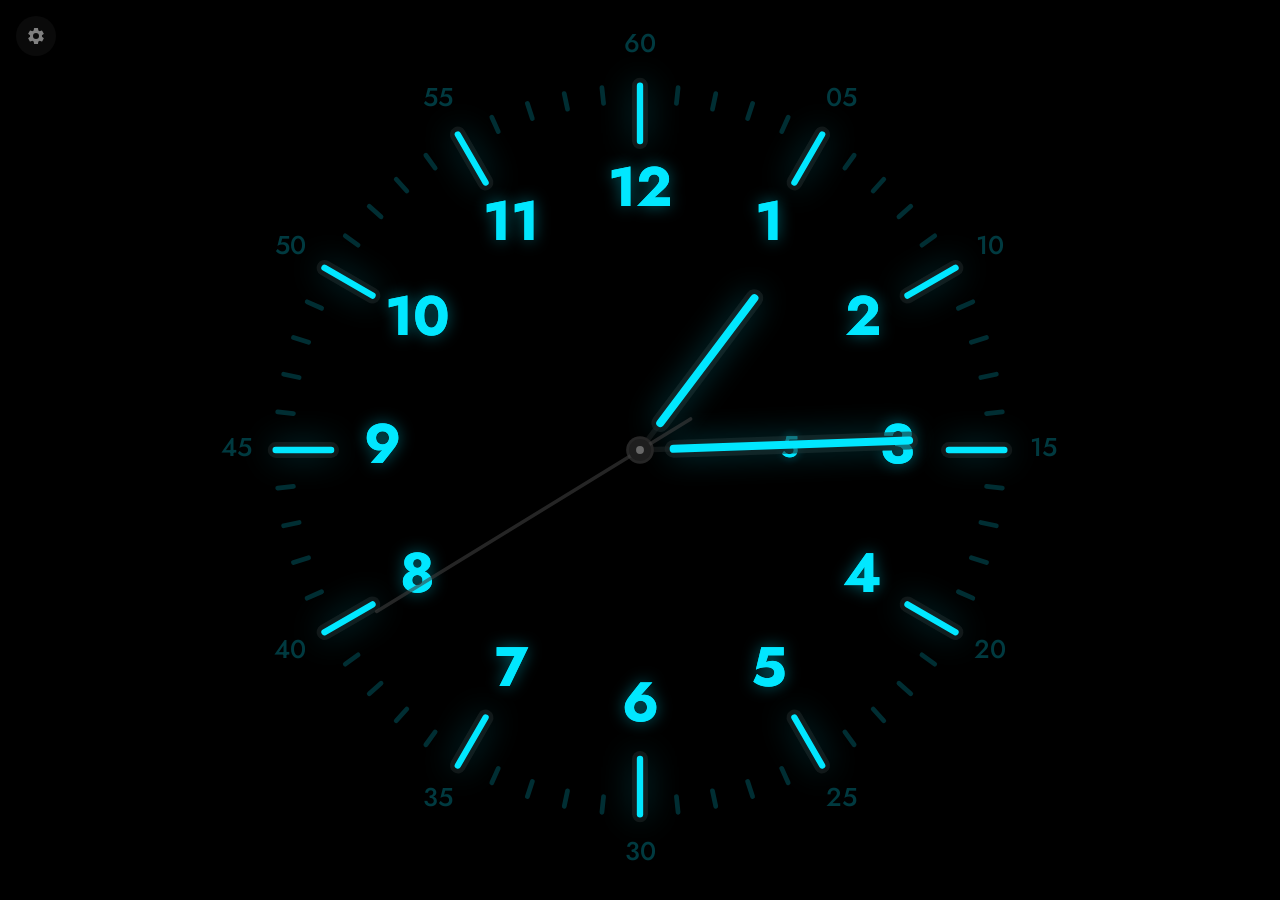
<file: web/index.html>
<!DOCTYPE html>
<html lang="en">
<head>
    <meta charset="UTF-8">
    <meta name="viewport" content="width=device-width, initial-scale=1.0, user-scalable=no">
    <title>Chronoface</title>
    <meta name="description" content="Analog clock screensaver with luminescent night mode, inspired by luxury watch aesthetics">
    <meta property="og:title" content="Chronoface">
    <meta property="og:description" content="Analog clock screensaver with luminescent night mode">
    <meta property="og:type" content="website">
    <meta name="theme-color" content="#000000">
    <link rel="preconnect" href="https://fonts.googleapis.com">
    <link rel="preconnect" href="https://fonts.gstatic.com" crossorigin>
    <link href="https://fonts.googleapis.com/css2?family=Jost:wght@500;700&display=swap" rel="stylesheet">
    <link rel="stylesheet" href="style.css">
    <link rel="icon" href="data:image/svg+xml,<svg xmlns='http://www.w3.org/2000/svg' viewBox='0 0 100 100'><circle cx='50' cy='50' r='45' fill='%23000'/><circle cx='50' cy='50' r='38' fill='none' stroke='%2300E8FF' stroke-width='2'/><line x1='50' y1='50' x2='50' y2='22' stroke='%2300E8FF' stroke-width='3' stroke-linecap='round'/><line x1='50' y1='50' x2='68' y2='50' stroke='%2300E8FF' stroke-width='2' stroke-linecap='round'/></svg>">
</head>
<body>
    <canvas id="clock"></canvas>

    <button id="settings-btn" aria-label="Settings">
        <svg viewBox="0 0 24 24" xmlns="http://www.w3.org/2000/svg">
            <path d="M19.14 12.94c.04-.3.06-.61.06-.94 0-.32-.02-.64-.07-.94l2.03-1.58a.49.49 0 0 0 .12-.61l-1.92-3.32a.49.49 0 0 0-.59-.22l-2.39.96c-.5-.38-1.03-.7-1.62-.94l-.36-2.54a.48.48 0 0 0-.48-.41h-3.84a.48.48 0 0 0-.48.41l-.36 2.54c-.59.24-1.13.57-1.62.94l-2.39-.96a.49.49 0 0 0-.59.22L2.74 8.87a.48.48 0 0 0 .12.61l2.03 1.58c-.05.3-.07.62-.07.94s.02.64.07.94l-2.03 1.58a.49.49 0 0 0-.12.61l1.92 3.32c.12.22.37.29.59.22l2.39-.96c.5.38 1.03.7 1.62.94l.36 2.54c.05.24.26.41.48.41h3.84c.24 0 .44-.17.48-.41l.36-2.54c.59-.24 1.13-.56 1.62-.94l2.39.96c.22.08.47 0 .59-.22l1.92-3.32c.12-.22.07-.47-.12-.61l-2.01-1.58zM12 15.6A3.6 3.6 0 1 1 12 8.4a3.6 3.6 0 0 1 0 7.2z"/>
        </svg>
    </button>

    <div id="overlay"></div>

    <aside id="panel">
        <h2>Chronoface</h2>

        <div id="appearance-tabs">
            <div class="tab-bar">
                <button class="tab" data-tab="day">Day</button>
                <button class="tab active" data-tab="night">Night</button>
            </div>
            <div class="tab-content" id="tab-day">
                <section>
                    <label>Theme</label>
                    <div id="theme-grid"></div>
                </section>
            </div>
            <div class="tab-content active" id="tab-night">
                <section>
                    <label>Lume Color</label>
                    <div id="lume-grid"></div>
                </section>
                <section>
                    <label>Glow <span id="glow-value"></span></label>
                    <input type="range" id="glow-slider" min="0" max="100" value="70">
                </section>
            </div>
        </div>

        <div class="auto-section">
            <label><input type="checkbox" id="auto-mode"> Auto (sunrise / sunset)</label>
        </div>

        <section>
            <label>Movement</label>
            <div id="movement-btns" class="btn-group">
                <button data-value="quartz">Quartz</button>
                <button data-value="mechanical">Mechanical</button>
                <button data-value="digital">Digital</button>
            </div>
        </section>

        <section>
            <label>City</label>
            <select id="city-select"></select>
        </section>

        <section>
            <label>Params</label>
            <div class="toggle-group">
                <label><input type="checkbox" id="show-date" checked> Date</label>
                <label><input type="checkbox" id="show-temp" checked> Temperature</label>
            </div>
        </section>

        <a id="github-link" href="https://github.com/" target="_blank" rel="noopener">
            <svg viewBox="0 0 16 16" xmlns="http://www.w3.org/2000/svg">
                <path d="M8 0C3.58 0 0 3.58 0 8c0 3.54 2.29 6.53 5.47 7.59.4.07.55-.17.55-.38 0-.19-.01-.82-.01-1.49-2.01.37-2.53-.49-2.69-.94-.09-.23-.48-.94-.82-1.13-.28-.15-.68-.52-.01-.53.63-.01 1.08.58 1.23.82.72 1.21 1.87.87 2.33.66.07-.52.28-.87.51-1.07-1.78-.2-3.64-.89-3.64-3.95 0-.87.31-1.59.82-2.15-.08-.2-.36-1.02.08-2.12 0 0 .67-.21 2.2.82.64-.18 1.32-.27 2-.27.68 0 1.36.09 2 .27 1.53-1.04 2.2-.82 2.2-.82.44 1.1.16 1.92.08 2.12.51.56.82 1.27.82 2.15 0 3.07-1.87 3.75-3.65 3.95.29.25.54.73.54 1.48 0 1.07-.01 1.93-.01 2.2 0 .21.15.46.55.38A8.013 8.013 0 0 0 16 8c0-4.42-3.58-8-8-8z"/>
            </svg>
            View on GitHub
        </a>
    </aside>

    <script src="chronoface.js"></script>
</body>
</html>
</file>
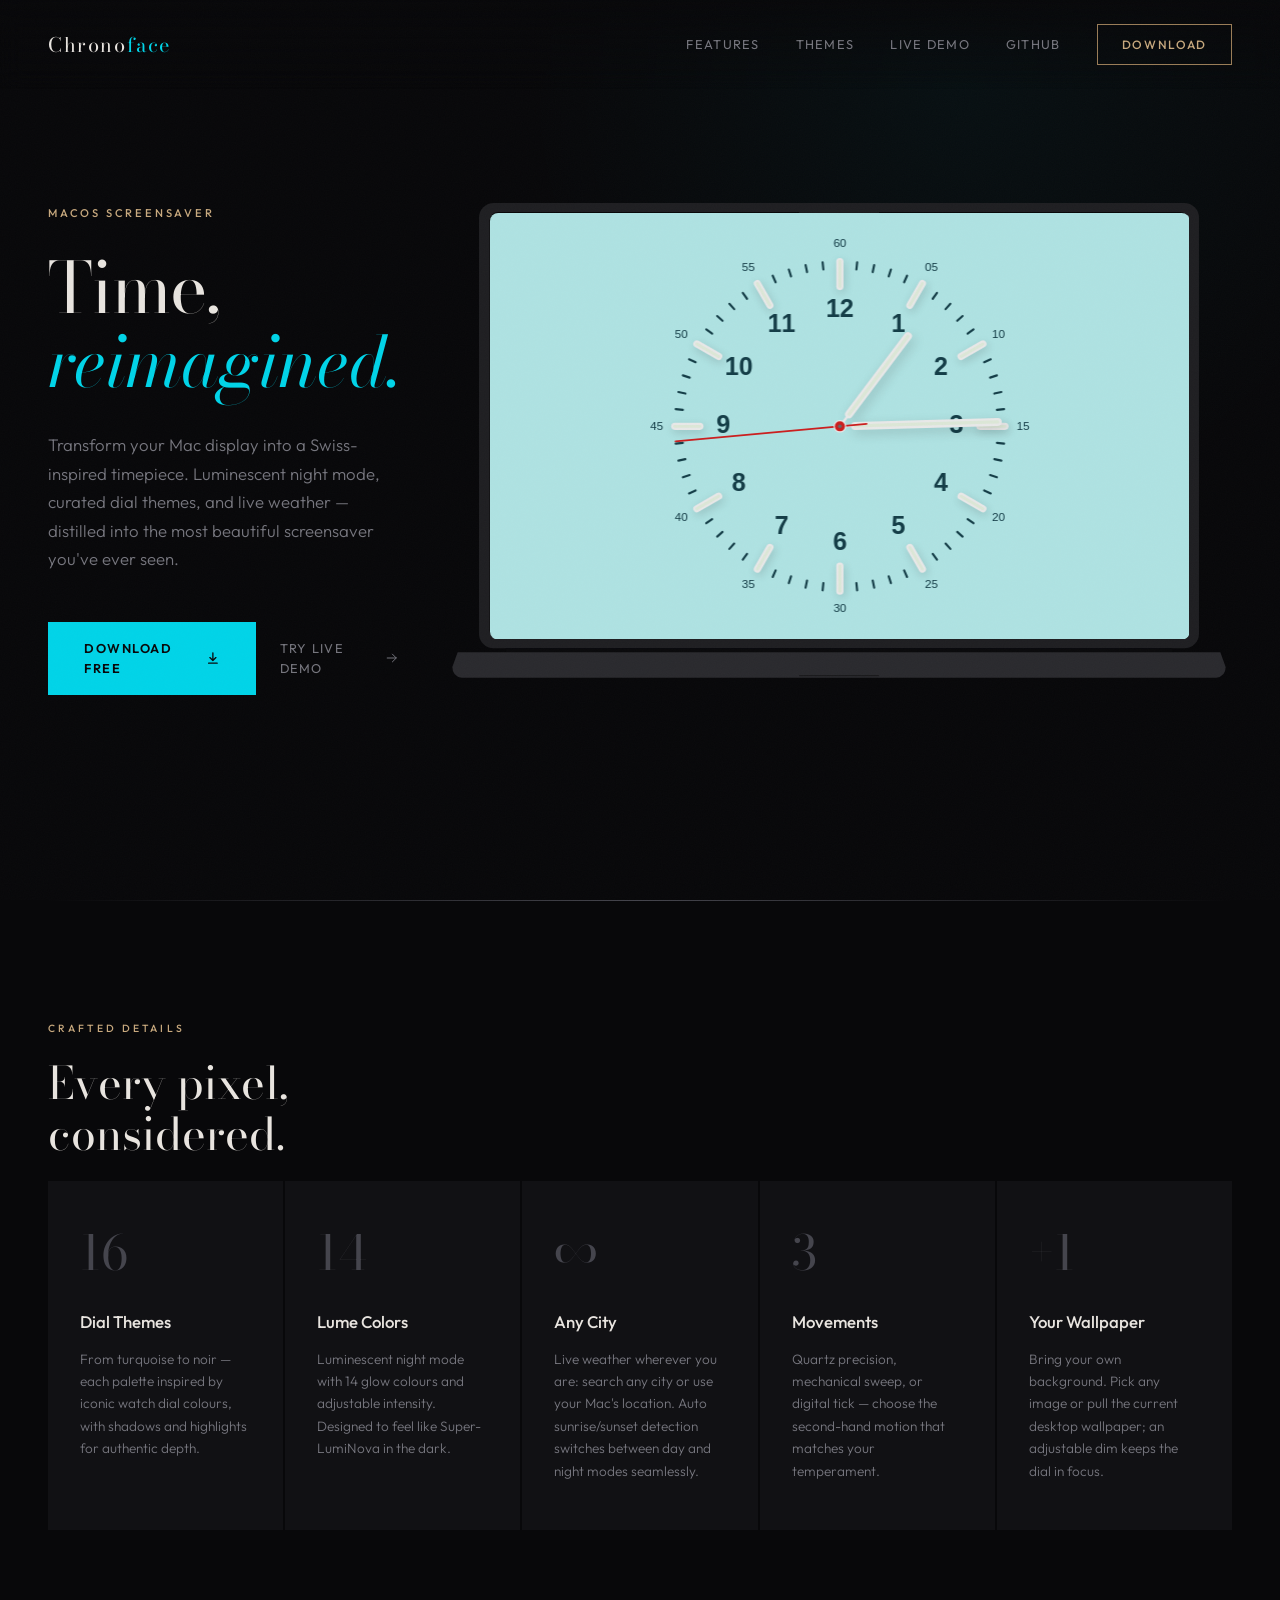
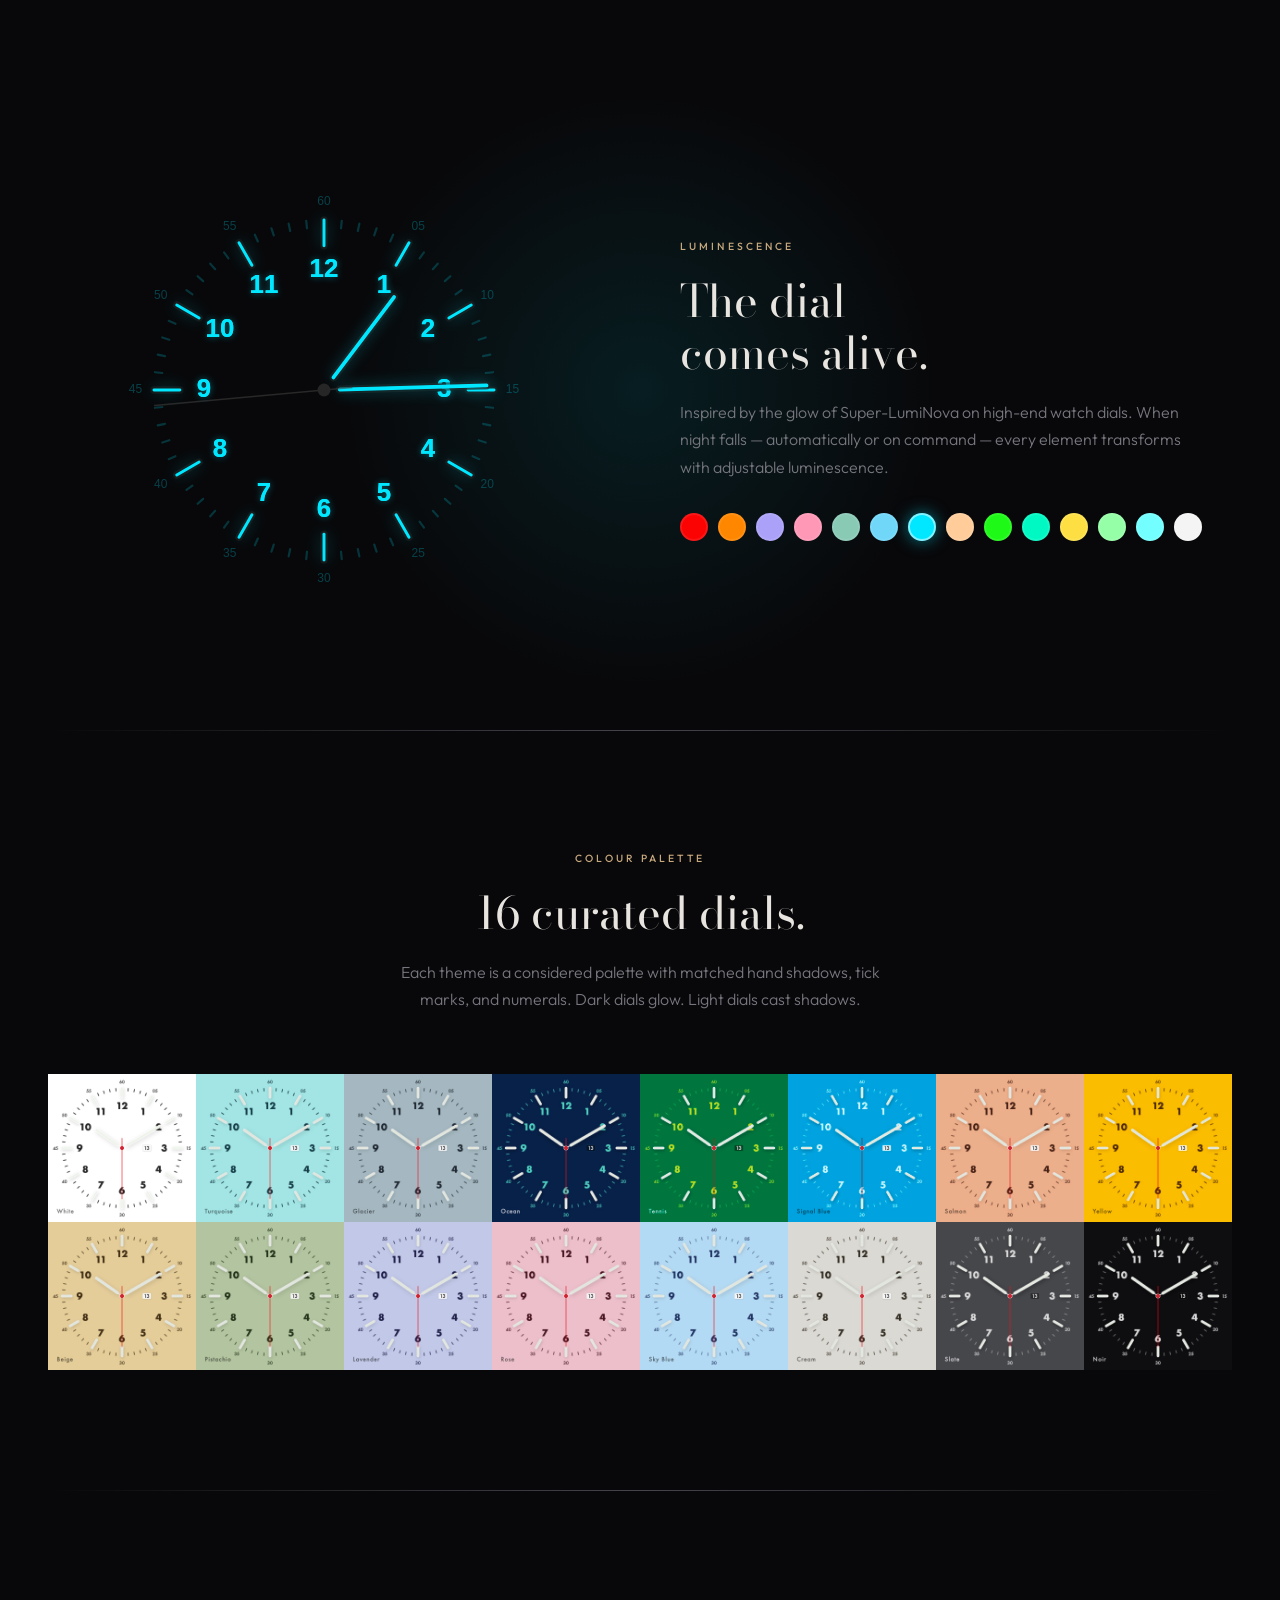
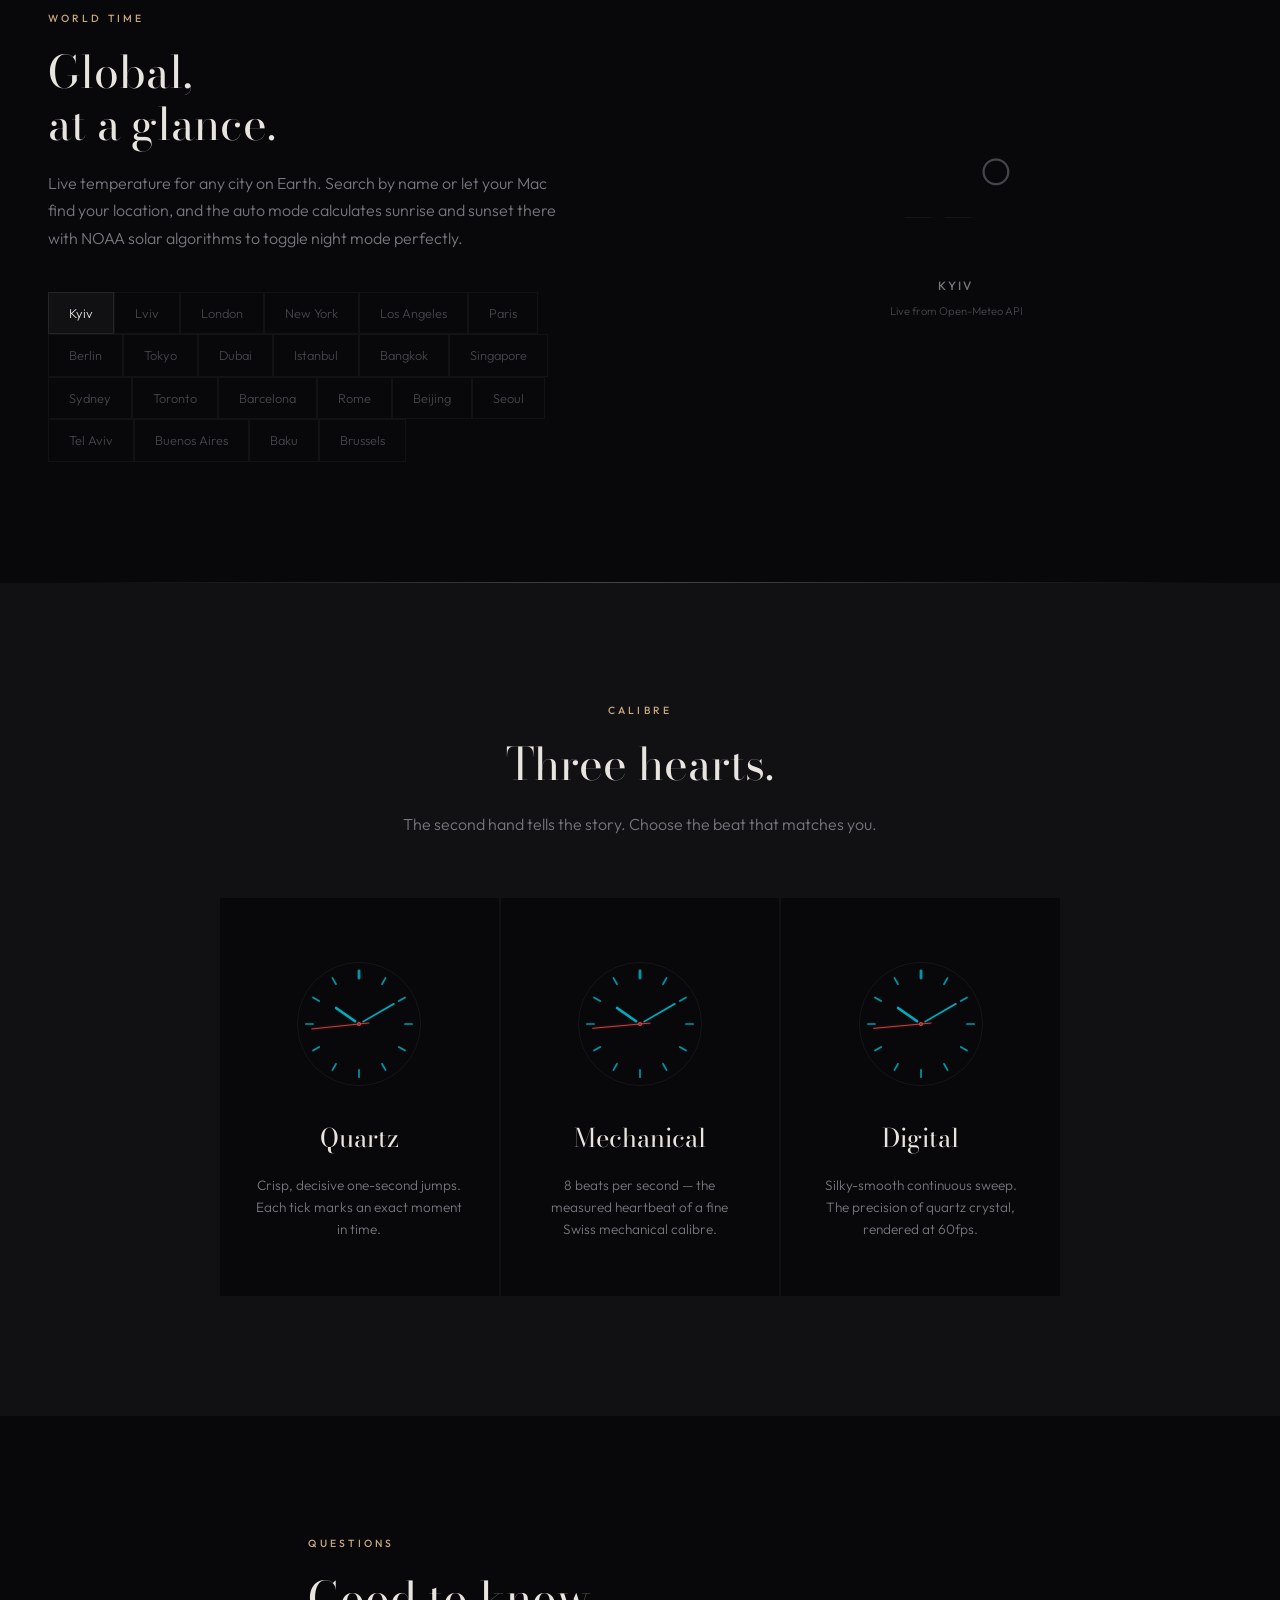
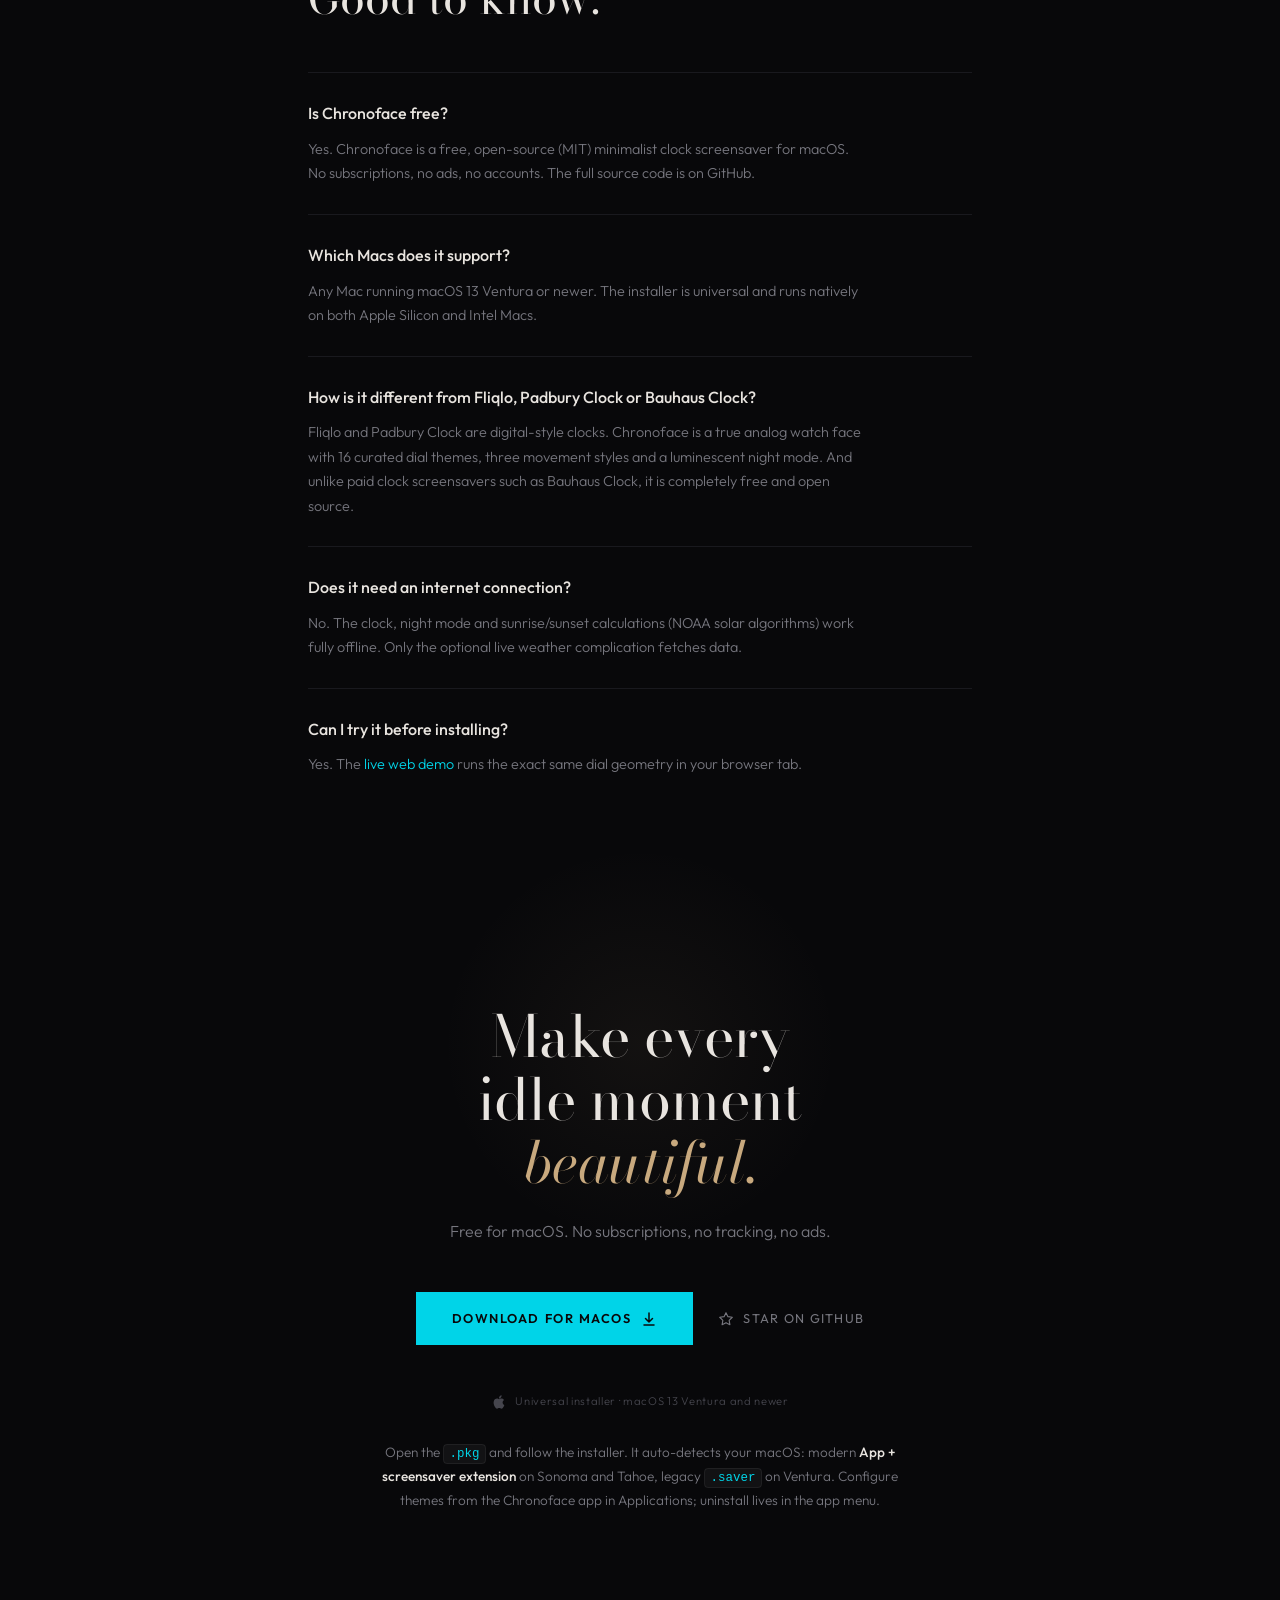
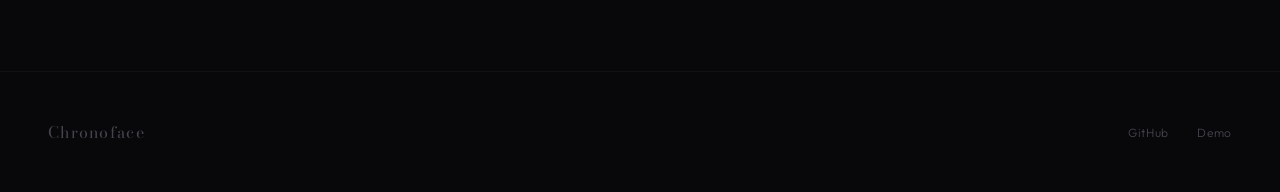
<file: web/html/index.html>
<!DOCTYPE html>
<html lang="en">
<head>
    <meta charset="UTF-8">
    <meta name="viewport" content="width=device-width, initial-scale=1.0">
    <title>Chronoface - Minimalist Analog Clock Screensaver for macOS</title>
    <meta name="description" content="Free, open-source minimalist analog clock screensaver for macOS. A Swiss-inspired watch face with 16 dial themes, luminescent night mode and live weather. macOS 13+, Intel and Apple Silicon.">
    <meta name="keywords" content="macOS screensaver, analog clock screensaver, minimalist clock screensaver, watch face screensaver, mac screen saver, free clock screensaver, swiss watch screensaver, luminescent screensaver">
    <meta property="og:title" content="Chronoface - Minimalist Analog Clock Screensaver for macOS">
    <meta property="og:description" content="Free macOS screensaver that turns your Mac into a Swiss-inspired analog watch face. 16 dial themes, luminescent night mode.">
    <meta property="og:url" content="https://chronoface.perek.rest">
    <meta property="og:type" content="website">
    <meta property="og:image" content="https://chronoface.perek.rest/og-image.jpg">
    <meta property="og:image:width" content="1200">
    <meta property="og:image:height" content="630">
    <meta property="og:image:alt" content="Chronoface analog watch face screensaver in night mode with amber luminescent dial">
    <meta name="twitter:card" content="summary_large_image">
    <meta name="twitter:title" content="Chronoface - Minimalist Analog Clock Screensaver for macOS">
    <meta name="twitter:description" content="Free macOS screensaver that turns your Mac into a Swiss-inspired analog watch face.">
    <meta name="twitter:image" content="https://chronoface.perek.rest/og-image.jpg">
    <link rel="canonical" href="https://chronoface.perek.rest/">
    <script type="application/ld+json">
    {
      "@context": "https://schema.org",
      "@type": "SoftwareApplication",
      "name": "Chronoface",
      "operatingSystem": "macOS 13.0 or later",
      "applicationCategory": "DesktopEnhancementApplication",
      "applicationSubCategory": "Screensaver",
      "description": "Free, open-source minimalist analog clock screensaver for macOS. A Swiss-inspired watch face with 16 dial themes, luminescent night mode and live weather.",
      "url": "https://chronoface.perek.rest/",
      "image": "https://chronoface.perek.rest/og-image.jpg",
      "screenshot": "https://chronoface.perek.rest/themes-grid.jpg",
      "downloadUrl": "https://github.com/qwq-qwq/Chronoface/releases/latest/download/Chronoface.pkg",
      "installUrl": "https://github.com/qwq-qwq/Chronoface/releases/latest",
      "softwareVersion": "1.1.13",
      "license": "https://github.com/qwq-qwq/Chronoface/blob/main/LICENSE",
      "isAccessibleForFree": true,
      "offers": { "@type": "Offer", "price": "0", "priceCurrency": "USD" },
      "author": { "@type": "Person", "name": "Serhii Perekrestov", "url": "https://github.com/qwq-qwq" }
    }
    </script>
    <meta name="theme-color" content="#08080a">
    <link rel="preconnect" href="https://fonts.googleapis.com">
    <link rel="preconnect" href="https://fonts.gstatic.com" crossorigin>
    <link href="https://fonts.googleapis.com/css2?family=Bodoni+Moda:ital,opsz,wght@0,6..96,400;0,6..96,700;1,6..96,400&family=Outfit:wght@300;400;500;600&display=swap" rel="stylesheet">
    <link rel="icon" href="favicon.svg" type="image/svg+xml">
    <style>
        :root {
            --bg: #08080a;
            --surface: #111114;
            --surface-raised: #19191e;
            --accent: #00d4e8;
            --accent-glow: rgba(0, 212, 232, 0.35);
            --gold: #c8a97e;
            --gold-dim: #9a7d58;
            --text: #e8e4df;
            --text-muted: #76767e;
            --text-dim: #45454d;
            --serif: 'Bodoni Moda', 'Didot', 'Georgia', serif;
            --sans: 'Outfit', 'Avenir', sans-serif;
            --ease-out: cubic-bezier(0.16, 1, 0.3, 1);
        }

        *, *::before, *::after {
            margin: 0;
            padding: 0;
            box-sizing: border-box;
        }

        html {
            font-size: 16px;
            scroll-behavior: smooth;
            -webkit-font-smoothing: antialiased;
        }

        body {
            background: var(--bg);
            color: var(--text);
            font-family: var(--sans);
            font-weight: 300;
            line-height: 1.6;
            overflow-x: hidden;
        }

        ::selection {
            background: rgba(0, 212, 232, 0.25);
            color: #fff;
        }

        /* ─── Noise overlay ──────────────────────────── */

        body::before {
            content: '';
            position: fixed;
            inset: 0;
            z-index: 9999;
            pointer-events: none;
            opacity: 0.022;
            background-image: url("data:image/svg+xml,%3Csvg viewBox='0 0 256 256' xmlns='http://www.w3.org/2000/svg'%3E%3Cfilter id='n'%3E%3CfeTurbulence type='fractalNoise' baseFrequency='0.85' numOctaves='4' stitchTiles='stitch'/%3E%3C/filter%3E%3Crect width='100%25' height='100%25' filter='url(%23n)'/%3E%3C/svg%3E");
            background-repeat: repeat;
            background-size: 256px;
        }

        /* ─── Navigation ─────────────────────────────── */

        nav {
            position: fixed;
            top: 0;
            left: 0;
            right: 0;
            z-index: 100;
            padding: 24px 48px;
            display: flex;
            align-items: center;
            justify-content: space-between;
            background: linear-gradient(to bottom, rgba(8,8,10,0.9) 0%, transparent 100%);
            backdrop-filter: blur(12px);
            -webkit-backdrop-filter: blur(12px);
            transition: background 0.4s;
        }

        .nav-logo {
            font-family: var(--serif);
            font-size: 1.25rem;
            font-weight: 400;
            letter-spacing: 0.08em;
            color: var(--text);
            text-decoration: none;
        }

        .nav-logo span {
            color: var(--accent);
        }

        .nav-links {
            display: flex;
            align-items: center;
            gap: 36px;
        }

        .nav-links a {
            font-size: 0.8rem;
            font-weight: 400;
            letter-spacing: 0.1em;
            text-transform: uppercase;
            color: var(--text-muted);
            text-decoration: none;
            transition: color 0.3s;
        }

        .nav-links a:hover {
            color: var(--text);
        }

        .nav-cta {
            display: inline-flex;
            align-items: center;
            gap: 8px;
            padding: 10px 24px;
            background: transparent;
            border: 1px solid var(--gold-dim);
            color: var(--gold) !important;
            font-size: 0.75rem !important;
            font-weight: 500 !important;
            letter-spacing: 0.14em !important;
            text-transform: uppercase;
            text-decoration: none;
            transition: all 0.35s var(--ease-out);
        }

        .nav-cta:hover {
            background: var(--gold);
            color: var(--bg) !important;
            border-color: var(--gold);
        }

        /* ─── Hero ────────────────────────────────────── */

        .hero {
            position: relative;
            min-height: 100vh;
            display: grid;
            grid-template-columns: 1fr 1fr;
            align-items: center;
            padding: 0 48px;
            overflow: hidden;
        }

        .hero::before {
            content: '';
            position: absolute;
            top: -40%;
            right: -10%;
            width: 70vw;
            height: 70vw;
            border-radius: 50%;
            background: radial-gradient(circle, rgba(0,212,232,0.04) 0%, transparent 70%);
            pointer-events: none;
        }

        .hero-text {
            position: relative;
            z-index: 2;
            padding-right: 40px;
        }

        .hero-eyebrow {
            font-size: 0.7rem;
            font-weight: 500;
            letter-spacing: 0.25em;
            text-transform: uppercase;
            color: var(--gold);
            margin-bottom: 28px;
            opacity: 0;
            transform: translateY(20px);
            animation: fadeUp 0.8s var(--ease-out) 0.3s forwards;
        }

        .hero-title {
            font-family: var(--serif);
            font-size: clamp(3rem, 5.5vw, 5.5rem);
            font-weight: 400;
            line-height: 1.05;
            letter-spacing: -0.01em;
            margin-bottom: 32px;
            opacity: 0;
            transform: translateY(30px);
            animation: fadeUp 1s var(--ease-out) 0.5s forwards;
        }

        .hero-title em {
            font-style: italic;
            color: var(--accent);
        }

        .hero-subtitle {
            font-size: 1.05rem;
            font-weight: 300;
            line-height: 1.7;
            color: var(--text-muted);
            max-width: 440px;
            margin-bottom: 48px;
            opacity: 0;
            transform: translateY(20px);
            animation: fadeUp 0.8s var(--ease-out) 0.7s forwards;
        }

        .hero-actions {
            display: flex;
            align-items: center;
            gap: 24px;
            opacity: 0;
            transform: translateY(20px);
            animation: fadeUp 0.8s var(--ease-out) 0.9s forwards;
        }

        .btn-primary {
            display: inline-flex;
            align-items: center;
            gap: 10px;
            padding: 16px 36px;
            background: var(--accent);
            color: var(--bg);
            font-family: var(--sans);
            font-size: 0.8rem;
            font-weight: 600;
            letter-spacing: 0.12em;
            text-transform: uppercase;
            text-decoration: none;
            border: none;
            cursor: pointer;
            transition: all 0.35s var(--ease-out);
            position: relative;
            overflow: hidden;
        }

        .btn-primary::after {
            content: '';
            position: absolute;
            inset: 0;
            background: linear-gradient(135deg, transparent 40%, rgba(255,255,255,0.15) 50%, transparent 60%);
            transform: translateX(-100%);
            transition: transform 0.6s var(--ease-out);
        }

        .btn-primary:hover {
            transform: translateY(-2px);
            box-shadow: 0 8px 32px var(--accent-glow);
        }

        .btn-primary:hover::after {
            transform: translateX(100%);
        }

        .btn-ghost {
            display: inline-flex;
            align-items: center;
            gap: 8px;
            padding: 16px 0;
            background: none;
            border: none;
            color: var(--text-muted);
            font-family: var(--sans);
            font-size: 0.8rem;
            font-weight: 400;
            letter-spacing: 0.1em;
            text-transform: uppercase;
            text-decoration: none;
            cursor: pointer;
            transition: color 0.3s;
        }

        .btn-ghost:hover {
            color: var(--text);
        }

        .btn-ghost svg {
            width: 18px;
            height: 18px;
            transition: transform 0.3s var(--ease-out);
        }

        .btn-ghost:hover svg {
            transform: translateX(4px);
        }

        .btn-star:hover svg {
            transform: scale(1.15);
            color: var(--gold);
        }

        .hero-clock {
            position: relative;
            display: flex;
            align-items: center;
            justify-content: center;
            opacity: 0;
            animation: fadeIn 1.5s var(--ease-out) 0.4s forwards;
        }

        /* MacBook mockup wrapping the hero dial. SVG viewBox is 1200x740:
           the screen panel sits at x76..1124, y14..654 (87.33% x 86.49%). */
        .macbook-mockup {
            position: relative;
            width: min(64vw, 800px);
            aspect-ratio: 1200 / 740;
        }

        .macbook-frame {
            display: block;
            width: 100%;
            height: 100%;
        }

        .macbook-mockup canvas {
            position: absolute;
            left: 6.33%;
            top: 1.89%;
            width: 87.34%;
            height: 86.49%;
            display: block;
        }

        /* ─── Divider ──────────────────────────────────── */

        .divider {
            width: 100%;
            padding: 0 48px;
            overflow: hidden;
        }

        .divider-line {
            width: 100%;
            height: 1px;
            background: linear-gradient(90deg, transparent, var(--text-dim), transparent);
        }

        /* ─── Section commons ────────────────────────── */

        section {
            padding: 120px 48px;
        }

        .section-eyebrow {
            font-size: 0.65rem;
            font-weight: 500;
            letter-spacing: 0.3em;
            text-transform: uppercase;
            color: var(--gold);
            margin-bottom: 20px;
        }

        .section-title {
            font-family: var(--serif);
            font-size: clamp(2rem, 3.5vw, 3.5rem);
            font-weight: 400;
            line-height: 1.15;
            margin-bottom: 20px;
        }

        .section-desc {
            font-size: 1rem;
            font-weight: 300;
            color: var(--text-muted);
            max-width: 520px;
            line-height: 1.7;
        }

        /* reveal animation for sections */
        .reveal {
            opacity: 0;
            transform: translateY(40px);
            transition: opacity 0.9s var(--ease-out), transform 0.9s var(--ease-out);
        }

        .reveal.visible {
            opacity: 1;
            transform: translateY(0);
        }

        /* ─── Features ───────────────────────────────── */

        .features {
            display: grid;
            grid-template-columns: repeat(5, 1fr);
            gap: 2px;
            padding: 0 48px 120px;
        }

        .feature-card {
            position: relative;
            padding: 48px 32px;
            background: var(--surface);
            overflow: hidden;
            transition: background 0.4s;
        }

        .feature-card:hover {
            background: var(--surface-raised);
        }

        .feature-card::before {
            content: '';
            position: absolute;
            top: 0;
            left: 0;
            right: 0;
            height: 1px;
            background: linear-gradient(90deg, transparent, var(--accent), transparent);
            opacity: 0;
            transition: opacity 0.4s;
        }

        .feature-card:hover::before {
            opacity: 1;
        }

        .feature-number {
            font-family: var(--serif);
            font-size: 3rem;
            font-weight: 400;
            color: var(--text-dim);
            line-height: 1;
            margin-bottom: 32px;
            transition: color 0.4s;
        }

        .feature-card:hover .feature-number {
            color: var(--accent);
        }

        .feature-name {
            font-size: 1.05rem;
            font-weight: 500;
            margin-bottom: 12px;
        }

        .feature-desc {
            font-size: 0.85rem;
            font-weight: 300;
            color: var(--text-muted);
            line-height: 1.65;
        }

        /* ─── Night Mode Section ─────────────────────── */

        .night-section {
            position: relative;
            display: grid;
            grid-template-columns: 1fr 1fr;
            gap: 80px;
            align-items: center;
            background: var(--bg);
            overflow: hidden;
        }

        .night-section::before {
            content: '';
            position: absolute;
            top: 50%;
            left: 50%;
            transform: translate(-50%, -50%);
            width: 600px;
            height: 600px;
            border-radius: 50%;
            background: radial-gradient(circle, var(--accent-glow) 0%, transparent 70%);
            opacity: 0.3;
            pointer-events: none;
        }

        .night-clock-wrap {
            position: relative;
            display: flex;
            align-items: center;
            justify-content: center;
        }

        .night-clock-wrap canvas {
            width: min(36vw, 440px);
            height: min(36vw, 440px);
        }

        .night-text {
            position: relative;
            z-index: 2;
        }

        .lume-colors {
            display: flex;
            flex-wrap: wrap;
            gap: 10px;
            margin-top: 32px;
        }

        .lume-dot {
            width: 28px;
            height: 28px;
            border-radius: 50%;
            border: 2px solid rgba(255,255,255,0.08);
            cursor: pointer;
            transition: all 0.3s var(--ease-out);
            position: relative;
        }

        .lume-dot:hover {
            transform: scale(1.25);
            border-color: rgba(255,255,255,0.25);
        }

        .lume-dot.active {
            border-color: rgba(255,255,255,0.5);
            box-shadow: 0 0 16px var(--dot-glow, rgba(0,212,232,0.5));
        }

        /* ─── Themes Section ─────────────────────────── */

        .themes-section {
            text-align: center;
        }

        .themes-section .section-desc {
            margin: 0 auto 60px;
        }

        .themes-image {
            display: block;
            width: 100%;
            max-width: 1280px;
            height: auto;
            margin: 0 auto;
        }

        /* ─── Cities Section ─────────────────────────── */

        .cities-section {
            display: grid;
            grid-template-columns: 1fr 1fr;
            gap: 80px;
            align-items: center;
        }

        .cities-text {
            position: relative;
        }

        .city-list {
            display: flex;
            flex-wrap: wrap;
            gap: 0;
            margin-top: 40px;
        }

        .city-tag {
            padding: 10px 20px;
            font-size: 0.8rem;
            font-weight: 300;
            color: var(--text-dim);
            border: 1px solid rgba(255,255,255,0.04);
            transition: all 0.3s;
        }

        .city-tag:hover {
            color: var(--text);
            background: var(--surface);
            border-color: rgba(255,255,255,0.08);
        }

        .weather-display {
            text-align: center;
        }

        .weather-temp {
            font-family: var(--serif);
            font-size: 7rem;
            font-weight: 400;
            line-height: 1;
            color: var(--text-dim);
        }

        .weather-city {
            font-size: 0.75rem;
            font-weight: 500;
            letter-spacing: 0.2em;
            text-transform: uppercase;
            color: var(--text-muted);
            margin-top: 12px;
        }

        .weather-note {
            font-size: 0.7rem;
            color: var(--text-dim);
            margin-top: 8px;
        }

        /* ─── Movement Section ───────────────────────── */

        .movement-section {
            text-align: center;
            background: var(--surface);
        }

        .movement-section .section-desc {
            margin: 0 auto 60px;
        }

        .movement-grid {
            display: grid;
            grid-template-columns: repeat(3, 1fr);
            gap: 2px;
            max-width: 840px;
            margin: 0 auto;
        }

        .movement-card {
            padding: 56px 36px;
            background: var(--bg);
            text-align: center;
            transition: background 0.4s;
        }

        .movement-card:hover {
            background: var(--surface-raised);
        }

        .movement-card h3 {
            font-family: var(--serif);
            font-size: 1.6rem;
            font-weight: 400;
            margin-bottom: 16px;
        }

        .movement-card p {
            font-size: 0.85rem;
            color: var(--text-muted);
            line-height: 1.6;
            font-weight: 300;
        }

        .movement-canvas {
            width: 140px;
            height: 140px;
            margin: 0 auto 24px;
            display: block;
        }

        /* ─── FAQ Section ────────────────────────────── */

        .faq-section {
            max-width: 760px;
            margin: 0 auto;
            padding: 120px 48px 40px;
        }

        .faq-list {
            margin-top: 48px;
        }

        .faq-item {
            border-top: 1px solid var(--surface-raised);
            padding: 28px 0;
        }

        .faq-item h3 {
            font-family: var(--sans);
            font-size: 1rem;
            font-weight: 500;
            margin-bottom: 10px;
        }

        .faq-item p {
            font-size: 0.9rem;
            color: var(--text-muted);
            line-height: 1.7;
            font-weight: 300;
            max-width: 62ch;
        }

        .faq-item a {
            color: var(--accent);
            text-decoration: none;
        }

        .faq-item a:hover {
            text-decoration: underline;
        }

        @media (max-width: 640px) {
            .faq-section {
                padding: 80px 24px 24px;
            }
        }

        /* ─── CTA Section ────────────────────────────── */

        .cta-section {
            text-align: center;
            padding: 160px 48px;
            position: relative;
        }

        .cta-section::before {
            content: '';
            position: absolute;
            top: 0;
            left: 50%;
            transform: translateX(-50%);
            width: 400px;
            height: 400px;
            border-radius: 50%;
            background: radial-gradient(circle, rgba(200,169,126,0.06) 0%, transparent 70%);
            pointer-events: none;
        }

        .cta-title {
            font-family: var(--serif);
            font-size: clamp(2.5rem, 4.5vw, 4.5rem);
            font-weight: 400;
            line-height: 1.1;
            margin-bottom: 24px;
        }

        .cta-title em {
            font-style: italic;
            color: var(--gold);
        }

        .cta-subtitle {
            font-size: 1rem;
            font-weight: 300;
            color: var(--text-muted);
            margin-bottom: 48px;
        }

        .cta-actions {
            display: flex;
            align-items: center;
            justify-content: center;
            gap: 24px;
        }

        .cta-badge {
            display: inline-flex;
            align-items: center;
            gap: 8px;
            margin-top: 48px;
            font-size: 0.7rem;
            color: var(--text-dim);
            letter-spacing: 0.06em;
        }

        .cta-badge svg {
            width: 16px;
            height: 16px;
            fill: currentColor;
        }

        .install-note {
            margin: 24px auto 0;
            max-width: 560px;
            font-size: 0.85rem;
            line-height: 1.65;
            color: var(--text-muted);
            text-align: center;
        }

        .install-note code {
            font-family: 'SF Mono', 'Menlo', monospace;
            font-size: 0.78rem;
            background: rgba(255,255,255,0.04);
            border: 1px solid rgba(255,255,255,0.06);
            padding: 2px 6px;
            border-radius: 4px;
            color: var(--accent);
        }

        .install-note strong {
            color: var(--text);
            font-weight: 500;
        }

        /* ─── Footer ─────────────────────────────────── */

        footer {
            padding: 48px 48px;
            display: flex;
            align-items: center;
            justify-content: space-between;
            border-top: 1px solid rgba(255,255,255,0.04);
        }

        footer .foot-logo {
            font-family: var(--serif);
            font-size: 1rem;
            font-weight: 400;
            letter-spacing: 0.08em;
            color: var(--text-dim);
        }

        footer .foot-links {
            display: flex;
            gap: 28px;
        }

        footer .foot-links a {
            font-size: 0.75rem;
            color: var(--text-dim);
            text-decoration: none;
            letter-spacing: 0.06em;
            transition: color 0.3s;
        }

        footer .foot-links a:hover {
            color: var(--text-muted);
        }

        /* ─── Animations ─────────────────────────────── */

        @keyframes fadeUp {
            to {
                opacity: 1;
                transform: translateY(0);
            }
        }

        @keyframes fadeIn {
            to {
                opacity: 1;
            }
        }

        @keyframes pulseRing {
            0%, 100% { transform: scale(1); opacity: 0.4; }
            50% { transform: scale(1.04); opacity: 0.8; }
        }

        /* ─── Responsive ─────────────────────────────── */

        @media (max-width: 1024px) {
            nav { padding: 20px 28px; }
            section { padding: 80px 28px; }
            .hero { padding: 0 28px; }
            .features { padding: 0 28px 80px; grid-template-columns: repeat(3, 1fr); }
            .divider { padding: 0 28px; }
        }

        @media (max-width: 768px) {
            nav { padding: 16px 20px; }
            .nav-links a:not(.nav-cta) { display: none; }
            section { padding: 64px 20px; }
            .hero {
                grid-template-columns: 1fr;
                text-align: center;
                padding: 120px 20px 60px;
                min-height: auto;
            }
            .hero-text { padding-right: 0; order: 1; }
            .hero-subtitle { margin-left: auto; margin-right: auto; }
            .hero-actions { justify-content: center; flex-wrap: wrap; }
            .hero-clock {
                order: 0;
                margin-bottom: 40px;
            }
            .macbook-mockup {
                width: 360px;
            }
            .features { grid-template-columns: 1fr; padding: 0 20px 64px; }
            .night-section { grid-template-columns: 1fr; text-align: center; gap: 40px; }
            .night-clock-wrap canvas { width: 280px; height: 280px; }
            .night-text { order: 1; }
            .lume-colors { justify-content: center; }
            .cities-section {
                grid-template-columns: 1fr;
                gap: 40px;
            }
            .city-list { justify-content: center; }
            .weather-display { order: -1; }
            .movement-grid { grid-template-columns: 1fr; }
            footer { flex-direction: column; gap: 20px; text-align: center; }
            .divider { padding: 0 20px; }
        }
    </style>
</head>
<body>
    <!-- Navigation -->
    <nav>
        <a class="nav-logo" href="#">Chrono<span>face</span></a>
        <div class="nav-links">
            <a href="#features">Features</a>
            <a href="#themes">Themes</a>
            <a href="chronoface.html">Live Demo</a>
            <a href="https://github.com/qwq-qwq/Chronoface" target="_blank" rel="noopener">GitHub</a>
            <a class="nav-cta" href="#download">Download</a>
        </div>
    </nav>

    <!-- Hero -->
    <div class="hero">
        <div class="hero-text">
            <p class="hero-eyebrow">macOS Screensaver</p>
            <h1 class="hero-title">Time,<br><em>reimagined.</em></h1>
            <p class="hero-subtitle">Transform your Mac display into a Swiss-inspired timepiece. Luminescent night mode, curated dial themes, and live weather — distilled into the most beautiful screensaver you've ever seen.</p>
            <div class="hero-actions">
                <a class="btn-primary" href="https://github.com/qwq-qwq/Chronoface/releases/latest/download/Chronoface.pkg">
                    Download Free
                    <svg width="16" height="16" viewBox="0 0 16 16" fill="none"><path d="M8 2v9m0 0l-3.5-3.5M8 11l3.5-3.5M3 14h10" stroke="currentColor" stroke-width="1.5" stroke-linecap="round" stroke-linejoin="round"/></svg>
                </a>
                <a class="btn-ghost" href="chronoface.html">
                    Try Live Demo
                    <svg viewBox="0 0 24 24" fill="none"><path d="M5 12h14m-6-6l6 6-6 6" stroke="currentColor" stroke-width="1.5" stroke-linecap="round" stroke-linejoin="round"/></svg>
                </a>
            </div>
        </div>
        <div class="hero-clock">
            <div class="macbook-mockup">
                <svg class="macbook-frame" viewBox="0 0 1200 740" xmlns="http://www.w3.org/2000/svg" aria-hidden="true">
                    <!-- Lid (back of display) -->
                    <rect x="60" y="0" width="1080" height="668" rx="22" ry="22" fill="#1f1f22"/>
                    <!-- Inner bezel: black, where the screen lives -->
                    <rect x="76" y="14" width="1048" height="640" rx="12" ry="12" fill="#000"/>
                    <!-- Notch (camera housing) -->
                    <path d="M 540,14 L 540,30 Q 540,38 548,38 L 652,38 Q 660,38 660,30 L 660,14 Z" fill="#1f1f22"/>
                    <!-- Hinge line where the lid meets the base -->
                    <rect x="100" y="668" width="1000" height="6" fill="#0a0a0c"/>
                    <!-- Trapezoidal keyboard base -->
                    <path d="M 28,674 L 1172,674 L 1180,696 Q 1180,710 1166,712 L 34,712 Q 20,710 20,696 Z" fill="#2a2a2e"/>
                    <!-- Bottom detail (trackpad-front lip) -->
                    <rect x="540" y="708" width="120" height="2" fill="#1a1a1c" rx="1"/>
                </svg>
                <canvas id="hero-canvas"></canvas>
            </div>
        </div>
    </div>

    <!-- Divider -->
    <div class="divider"><div class="divider-line"></div></div>

    <!-- Features -->
    <section id="features" style="padding-bottom: 0;">
        <div class="reveal">
            <p class="section-eyebrow">Crafted Details</p>
            <h2 class="section-title">Every pixel,<br>considered.</h2>
        </div>
    </section>

    <div class="features">
        <div class="feature-card reveal">
            <div class="feature-number">16</div>
            <h3 class="feature-name">Dial Themes</h3>
            <p class="feature-desc">From turquoise to noir — each palette inspired by iconic watch dial colours, with shadows and highlights for authentic depth.</p>
        </div>
        <div class="feature-card reveal">
            <div class="feature-number">14</div>
            <h3 class="feature-name">Lume Colors</h3>
            <p class="feature-desc">Luminescent night mode with 14 glow colours and adjustable intensity. Designed to feel like Super-LumiNova in the dark.</p>
        </div>
        <div class="feature-card reveal">
            <div class="feature-number">∞</div>
            <h3 class="feature-name">Any City</h3>
            <p class="feature-desc">Live weather wherever you are: search any city or use your Mac's location. Auto sunrise/sunset detection switches between day and night modes seamlessly.</p>
        </div>
        <div class="feature-card reveal">
            <div class="feature-number">3</div>
            <h3 class="feature-name">Movements</h3>
            <p class="feature-desc">Quartz precision, mechanical sweep, or digital tick — choose the second-hand motion that matches your temperament.</p>
        </div>
        <div class="feature-card reveal">
            <div class="feature-number">+1</div>
            <h3 class="feature-name">Your Wallpaper</h3>
            <p class="feature-desc">Bring your own background. Pick any image or pull the current desktop wallpaper; an adjustable dim keeps the dial in focus.</p>
        </div>
    </div>

    <!-- Night Mode Section -->
    <section class="night-section" id="nightmode">
        <div class="night-clock-wrap reveal">
            <canvas id="night-canvas"></canvas>
        </div>
        <div class="night-text reveal">
            <p class="section-eyebrow">Luminescence</p>
            <h2 class="section-title">The dial<br>comes alive.</h2>
            <p class="section-desc">Inspired by the glow of Super-LumiNova on high-end watch dials. When night falls — automatically or on command — every element transforms with adjustable luminescence.</p>
            <div class="lume-colors" id="lume-palette"></div>
        </div>
    </section>

    <!-- Divider -->
    <div class="divider"><div class="divider-line"></div></div>

    <!-- Themes Section -->
    <section class="themes-section reveal" id="themes">
        <p class="section-eyebrow">Colour Palette</p>
        <h2 class="section-title">16 curated dials.</h2>
        <p class="section-desc">Each theme is a considered palette with matched hand shadows, tick marks, and numerals. Dark dials glow. Light dials cast shadows.</p>
        <img class="themes-image" src="themes-grid.jpg" alt="All 16 Chronoface dial themes, each rendered with its own ticks, hands and date window" width="2560" height="640" loading="lazy">
    </section>

    <!-- Divider -->
    <div class="divider"><div class="divider-line"></div></div>

    <!-- Cities Section -->
    <section class="cities-section" id="cities">
        <div class="cities-text reveal">
            <p class="section-eyebrow">World Time</p>
            <h2 class="section-title">Global,<br>at a glance.</h2>
            <p class="section-desc">Live temperature for any city on Earth. Search by name or let your Mac find your location, and the auto mode calculates sunrise and sunset there with NOAA solar algorithms to toggle night mode perfectly.</p>
            <div class="city-list" id="city-list"></div>
        </div>
        <div class="weather-display reveal">
            <div class="weather-temp" id="weather-temp">--°</div>
            <div class="weather-city">Kyiv</div>
            <div class="weather-note">Live from Open-Meteo API</div>
        </div>
    </section>

    <!-- Divider -->
    <div class="divider"><div class="divider-line"></div></div>

    <!-- Movement Section -->
    <section class="movement-section" id="movement">
        <div class="reveal">
            <p class="section-eyebrow">Calibre</p>
            <h2 class="section-title">Three hearts.</h2>
            <p class="section-desc">The second hand tells the story. Choose the beat that matches you.</p>
        </div>
        <div class="movement-grid">
            <div class="movement-card reveal">
                <canvas class="movement-canvas" id="mv-quartz"></canvas>
                <h3>Quartz</h3>
                <p>Crisp, decisive one-second jumps. Each tick marks an exact moment in time.</p>
            </div>
            <div class="movement-card reveal">
                <canvas class="movement-canvas" id="mv-mechanical"></canvas>
                <h3>Mechanical</h3>
                <p>8 beats per second — the measured heartbeat of a fine Swiss mechanical calibre.</p>
            </div>
            <div class="movement-card reveal">
                <canvas class="movement-canvas" id="mv-digital"></canvas>
                <h3>Digital</h3>
                <p>Silky-smooth continuous sweep. The precision of quartz crystal, rendered at 60fps.</p>
            </div>
        </div>
    </section>

    <!-- CTA Section -->
    <section class="faq-section" id="faq">
        <div class="reveal">
            <p class="section-eyebrow">Questions</p>
            <h2 class="section-title">Good to know.</h2>
            <div class="faq-list">
                <div class="faq-item">
                    <h3>Is Chronoface free?</h3>
                    <p>Yes. Chronoface is a free, open-source (MIT) minimalist clock screensaver for macOS. No subscriptions, no ads, no accounts. The full source code is on GitHub.</p>
                </div>
                <div class="faq-item">
                    <h3>Which Macs does it support?</h3>
                    <p>Any Mac running macOS 13 Ventura or newer. The installer is universal and runs natively on both Apple Silicon and Intel Macs.</p>
                </div>
                <div class="faq-item">
                    <h3>How is it different from Fliqlo, Padbury Clock or Bauhaus Clock?</h3>
                    <p>Fliqlo and Padbury Clock are digital-style clocks. Chronoface is a true analog watch face with 16 curated dial themes, three movement styles and a luminescent night mode. And unlike paid clock screensavers such as Bauhaus Clock, it is completely free and open source.</p>
                </div>
                <div class="faq-item">
                    <h3>Does it need an internet connection?</h3>
                    <p>No. The clock, night mode and sunrise/sunset calculations (NOAA solar algorithms) work fully offline. Only the optional live weather complication fetches data.</p>
                </div>
                <div class="faq-item">
                    <h3>Can I try it before installing?</h3>
                    <p>Yes. The <a href="chronoface.html">live web demo</a> runs the exact same dial geometry in your browser tab.</p>
                </div>
            </div>
        </div>
    </section>
    <script type="application/ld+json">
    {
      "@context": "https://schema.org",
      "@type": "FAQPage",
      "mainEntity": [
        { "@type": "Question", "name": "Is Chronoface free?",
          "acceptedAnswer": { "@type": "Answer", "text": "Yes. Chronoface is a free, open-source (MIT) minimalist clock screensaver for macOS. No subscriptions, no ads, no accounts. The full source code is on GitHub." } },
        { "@type": "Question", "name": "Which Macs does Chronoface support?",
          "acceptedAnswer": { "@type": "Answer", "text": "Any Mac running macOS 13 Ventura or newer. The installer is universal and runs natively on both Apple Silicon and Intel Macs." } },
        { "@type": "Question", "name": "How is Chronoface different from Fliqlo, Padbury Clock or Bauhaus Clock?",
          "acceptedAnswer": { "@type": "Answer", "text": "Fliqlo and Padbury Clock are digital-style clocks. Chronoface is a true analog watch face with 16 curated dial themes, three movement styles and a luminescent night mode. Unlike paid clock screensavers such as Bauhaus Clock, it is completely free and open source." } },
        { "@type": "Question", "name": "Does Chronoface need an internet connection?",
          "acceptedAnswer": { "@type": "Answer", "text": "No. The clock, night mode and sunrise/sunset calculations work fully offline. Only the optional live weather complication fetches data." } },
        { "@type": "Question", "name": "Can I try Chronoface before installing?",
          "acceptedAnswer": { "@type": "Answer", "text": "Yes. The live web demo at chronoface.perek.rest runs the exact same dial geometry in the browser." } }
      ]
    }
    </script>

    <section class="cta-section" id="download">
        <div class="reveal">
            <h2 class="cta-title">Make every<br>idle moment<br><em>beautiful.</em></h2>
            <p class="cta-subtitle">Free for macOS. No subscriptions, no tracking, no ads.</p>
            <div class="cta-actions">
                <a class="btn-primary" href="https://github.com/qwq-qwq/Chronoface/releases/latest/download/Chronoface.pkg">
                    Download for macOS
                    <svg width="16" height="16" viewBox="0 0 16 16" fill="none"><path d="M8 2v9m0 0l-3.5-3.5M8 11l3.5-3.5M3 14h10" stroke="currentColor" stroke-width="1.5" stroke-linecap="round" stroke-linejoin="round"/></svg>
                </a>
                <a class="btn-ghost btn-star" href="https://github.com/qwq-qwq/Chronoface" target="_blank" rel="noopener">
                    <svg viewBox="0 0 24 24" fill="none" aria-hidden="true"><path d="M12 3.6l2.6 5.3 5.8.8-4.2 4.1 1 5.8-5.2-2.7-5.2 2.7 1-5.8-4.2-4.1 5.8-.8L12 3.6z" stroke="currentColor" stroke-width="1.5" stroke-linejoin="round"/></svg>
                    Star on GitHub
                </a>
            </div>
            <div class="cta-badge">
                <svg viewBox="0 0 24 24"><path d="M18.71 19.5c-.83 1.24-1.71 2.45-3.05 2.47-1.34.03-1.77-.79-3.29-.79-1.53 0-2 .77-3.27.82-1.31.05-2.3-1.32-3.14-2.53C4.25 17 2.94 12.45 4.7 9.39c.87-1.52 2.43-2.48 4.12-2.51 1.28-.02 2.5.87 3.29.87.78 0 2.26-1.07 3.8-.91.65.03 2.47.26 3.64 1.98-.09.06-2.17 1.28-2.15 3.81.03 3.02 2.65 4.03 2.68 4.04-.03.07-.42 1.44-1.38 2.83M13 3.5c.73-.83 1.94-1.46 2.94-1.5.13 1.17-.34 2.35-1.04 3.19-.69.85-1.83 1.51-2.95 1.42-.15-1.15.41-2.35 1.05-3.11z"/></svg>
                Universal installer · macOS 13 Ventura and newer
            </div>
            <p class="install-note">
                Open the <code>.pkg</code> and follow the installer. It auto-detects your macOS:
                modern <strong>App + screensaver extension</strong> on Sonoma and Tahoe,
                legacy <code>.saver</code> on Ventura. Configure themes from the Chronoface app
                in Applications; uninstall lives in the app menu.
            </p>
        </div>
    </section>

    <!-- Footer -->
    <footer>
        <div class="foot-logo">Chronoface</div>
        <div class="foot-links">
            <a href="https://github.com/qwq-qwq/Chronoface" target="_blank" rel="noopener">GitHub</a>
            <a href="chronoface.html">Demo</a>
        </div>
    </footer>

    <script>
    (() => {
    'use strict';

    // ─── Color helpers ──────────────────────────────
    const C = (r, g, b, a = 1) => ({ r, g, b, a });
    const css = (c) => `rgba(${(c.r*255)|0},${(c.g*255)|0},${(c.b*255)|0},${c.a})`;
    const withAlpha = (c, a) => ({ ...c, a });
    const gray = (v, a = 1) => C(v, v, v, a);

    const LUME_COLORS = {
        red:      C(0.988, 0.012, 0.012),
        amber:    C(1.0, 0.533, 0.0),
        lavender: C(0.671, 0.635, 0.976),
        pink:     C(1.0, 0.596, 0.714),
        sage:     C(0.541, 0.796, 0.71),
        skyBlue:  C(0.443, 0.847, 0.973),
        cyan:     C(0.004, 0.906, 1.0),
        peach:    C(1.0, 0.8, 0.604),
        green:    C(0.122, 0.98, 0.098),
        teal:     C(0.0, 0.98, 0.765),
        yellow:   C(0.996, 0.875, 0.267),
        mint:     C(0.588, 1.0, 0.655),
        iceCyan:  C(0.451, 1.0, 1.0),
        white:    C(0.957, 0.957, 0.957)
    };

    const LUME_ORDER = ['red','amber','lavender','pink','sage','skyBlue','cyan','peach','green','teal','yellow','mint','iceCyan','white'];

    const THEMES = {
        white:      { bg: C(1.0, 1.0, 1.0),       name: 'White' },
        turquoise:  { bg: C(0.69, 0.89, 0.89),    name: 'Turquoise' },
        glacier:    { bg: C(0.659, 0.718, 0.749),  name: 'Glacier' },
        ocean:      { bg: C(0.055, 0.125, 0.271),  name: 'Ocean' },
        tennis:     { bg: C(0.0, 0.451, 0.263),    name: 'Tennis' },
        signalBlue: { bg: C(0.0, 0.624, 0.851),    name: 'Signal Blue' },
        salmon:     { bg: C(0.890, 0.694, 0.561),  name: 'Salmon' },
        yellow:     { bg: C(0.949, 0.745, 0.0),    name: 'Yellow' },
        beige:      { bg: C(0.878, 0.808, 0.624),  name: 'Beige' },
        pistachio:  { bg: C(0.714, 0.769, 0.639),  name: 'Pistachio' },
        lavender:   { bg: C(0.765, 0.788, 0.898),  name: 'Lavender' },
        rose:       { bg: C(0.898, 0.757, 0.796),  name: 'Rose' },
        skyBlue:    { bg: C(0.733, 0.851, 0.941),  name: 'Sky Blue' },
        cream:      { bg: C(0.859, 0.851, 0.827),  name: 'Cream' },
        slate:      { bg: C(0.275, 0.278, 0.290),  name: 'Slate' },
        noir:       { bg: C(0.055, 0.055, 0.059),  name: 'Noir' }
    };

    const THEME_ORDER = ['white','turquoise','glacier','ocean','tennis','signalBlue','salmon','yellow','beige','pistachio','lavender','rose','skyBlue','cream','slate','noir'];

    const CITIES = ['Kyiv','Lviv','London','New York','Los Angeles','Paris','Berlin','Tokyo','Dubai','Istanbul','Bangkok','Singapore','Sydney','Toronto','Barcelona','Rome','Beijing','Seoul','Tel Aviv','Buenos Aires','Baku','Brussels'];

    const FONT = '"Futura", "Jost", "Century Gothic", sans-serif';

    // ─── Geometry ───────────────────────────────────
    const polar = (cx, cy, angle, r) => {
        const a = angle - Math.PI / 2;
        return { x: cx + Math.cos(a) * r, y: cy + Math.sin(a) * r };
    };

    // ─── Draw clock ─────────────────────────────────
    function drawClock(canvas, isNight, lumeCol, glowInt) {
        const ctx = canvas.getContext('2d');
        const dpr = window.devicePixelRatio || 1;
        const rect = canvas.getBoundingClientRect();
        const canvasW = rect.width;
        const canvasH = rect.height;
        const size = Math.min(canvasW, canvasH);

        canvas.width = canvasW * dpr;
        canvas.height = canvasH * dpr;
        ctx.scale(dpr, dpr);

        const cx = canvasW / 2;
        const cy = canvasH / 2;
        const R = size * 0.42;

        // Clear
        ctx.clearRect(0, 0, canvasW, canvasH);

        const now = new Date();
        const h = now.getHours() % 12;
        const m = now.getMinutes();
        const s = now.getSeconds();
        const ms = now.getMilliseconds();

        const secAngle = ((s + ms / 1000) / 60) * Math.PI * 2;
        const minAngle = ((m + s / 60) / 60) * Math.PI * 2;
        const hrAngle  = ((h + m / 60) / 12) * Math.PI * 2;

        if (isNight) {
            // Minute ticks
            for (let i = 0; i < 60; i++) {
                if (i % 5 === 0) continue;
                const angle = (i / 60) * Math.PI * 2;
                const inner = polar(cx, cy, angle, R * 0.88);
                const outer = polar(cx, cy, angle, R * 0.92);
                ctx.strokeStyle = css(withAlpha(lumeCol, 0.2));
                ctx.lineWidth = R * 0.012;
                ctx.lineCap = 'round';
                ctx.beginPath();
                ctx.moveTo(inner.x, inner.y);
                ctx.lineTo(outer.x, outer.y);
                ctx.stroke();
            }

            // Hour capsules (night)
            const capW = R * 0.04;
            for (let i = 0; i < 12; i++) {
                const angle = (i / 12) * Math.PI * 2;
                const inner = polar(cx, cy, angle, R * 0.78);
                const outer = polar(cx, cy, angle, R * 0.92);

                ctx.strokeStyle = css(gray(0.12, 0.6));
                ctx.lineWidth = capW;
                ctx.lineCap = 'round';
                ctx.beginPath();
                ctx.moveTo(inner.x, inner.y);
                ctx.lineTo(outer.x, outer.y);
                ctx.stroke();

                ctx.save();
                ctx.shadowBlur = capW * 3 * glowInt;
                ctx.shadowColor = css(withAlpha(lumeCol, 0.7 * glowInt));
                ctx.strokeStyle = css(lumeCol);
                ctx.lineWidth = capW * 0.4;
                ctx.lineCap = 'round';
                ctx.beginPath();
                ctx.moveTo(inner.x, inner.y);
                ctx.lineTo(outer.x, outer.y);
                ctx.stroke();
                ctx.restore();
            }

            // Hour numbers (night)
            const fs = R * 0.14;
            ctx.font = `bold ${fs}px ${FONT}`;
            ctx.textAlign = 'center';
            ctx.textBaseline = 'middle';
            const nums = [12,1,2,3,4,5,6,7,8,9,10,11];
            for (let i = 0; i < 12; i++) {
                const angle = (i / 12) * Math.PI * 2;
                const p = polar(cx, cy, angle, R * 0.65);
                ctx.save();
                ctx.shadowBlur = fs * 0.4 * glowInt;
                ctx.shadowColor = css(withAlpha(lumeCol, 0.6 * glowInt));
                ctx.fillStyle = css(lumeCol);
                ctx.fillText(String(nums[i]), p.x, p.y);
                ctx.restore();
                ctx.fillStyle = css(lumeCol);
                ctx.fillText(String(nums[i]), p.x, p.y);
            }

            // Minute numbers
            const fsm = R * 0.065;
            ctx.font = `500 ${fsm}px ${FONT}`;
            ctx.fillStyle = css(withAlpha(lumeCol, 0.25));
            const mnums = [60,5,10,15,20,25,30,35,40,45,50,55];
            for (let i = 0; i < 12; i++) {
                const angle = (i / 12) * Math.PI * 2;
                const p = polar(cx, cy, angle, R * 1.02);
                ctx.fillText(String(mnums[i]).padStart(2, '0'), p.x, p.y);
            }

            // Hands (night)
            const drawNightHand = (angle, length, width) => {
                const neckLen = R * 0.085;
                const neckEnd = polar(cx, cy, angle, neckLen);
                const tip = polar(cx, cy, angle, length);

                ctx.strokeStyle = css(gray(0.12, 0.6));
                ctx.lineWidth = width;
                ctx.lineCap = 'round';
                ctx.beginPath();
                ctx.moveTo(neckEnd.x, neckEnd.y);
                ctx.lineTo(tip.x, tip.y);
                ctx.stroke();

                ctx.save();
                ctx.shadowBlur = width * 2.5 * glowInt;
                ctx.shadowColor = css(withAlpha(lumeCol, 0.7 * glowInt));
                ctx.strokeStyle = css(lumeCol);
                ctx.lineWidth = width * 0.45;
                ctx.beginPath();
                ctx.moveTo(neckEnd.x, neckEnd.y);
                ctx.lineTo(tip.x, tip.y);
                ctx.stroke();
                ctx.restore();

                ctx.strokeStyle = css(lumeCol);
                ctx.lineWidth = width * 0.3;
                ctx.beginPath();
                ctx.moveTo(neckEnd.x, neckEnd.y);
                ctx.lineTo(tip.x, tip.y);
                ctx.stroke();
            };

            drawNightHand(hrAngle, R * 0.63, R * 0.045);
            drawNightHand(minAngle, R * 0.88, R * 0.045);

            // Second hand
            const stip = polar(cx, cy, secAngle, R * 0.92);
            const stail = polar(cx, cy, secAngle + Math.PI, R * 0.15);
            ctx.strokeStyle = css(gray(0.25, 0.6));
            ctx.lineWidth = R * 0.009;
            ctx.lineCap = 'round';
            ctx.beginPath();
            ctx.moveTo(stail.x, stail.y);
            ctx.lineTo(stip.x, stip.y);
            ctx.stroke();

            // Center dot
            ctx.fillStyle = css(gray(0.15));
            ctx.beginPath();
            ctx.arc(cx, cy, R * 0.035, 0, Math.PI * 2);
            ctx.fill();

        } else {
            // Day mode — turquoise theme
            const theme = {
                bg: C(0.69, 0.89, 0.89),
                tick: C(0.08, 0.24, 0.28),
                num: C(0.08, 0.24, 0.28),
                hand: gray(0.91),
                shadow: gray(0, 0.15),
                sec: C(0.80, 0.12, 0.12)
            };

            // Background: rounded rectangle filling the canvas. Corner radius
            // is tuned to match the inner screen rounding of the MacBook
            // mockup SVG (rx=12 at viewBox width 1200, on a screen 1048 wide
            // - so ~1.15% of canvas width).
            ctx.save();
            ctx.beginPath();
            const cornerR = canvasW * 0.0115;
            ctx.roundRect(0, 0, canvasW, canvasH, cornerR);
            ctx.fillStyle = css(theme.bg);
            ctx.fill();
            ctx.restore();

            // Minute ticks
            for (let i = 0; i < 60; i++) {
                if (i % 5 === 0) continue;
                const angle = (i / 60) * Math.PI * 2;
                const inner = polar(cx, cy, angle, R * 0.88);
                const outer = polar(cx, cy, angle, R * 0.92);
                ctx.strokeStyle = css(theme.tick);
                ctx.lineWidth = R * 0.012;
                ctx.lineCap = 'round';
                ctx.beginPath();
                ctx.moveTo(inner.x, inner.y);
                ctx.lineTo(outer.x, outer.y);
                ctx.stroke();
            }

            // Hour capsules (day)
            const capW = R * 0.04;
            for (let i = 0; i < 12; i++) {
                const angle = (i / 12) * Math.PI * 2;
                const inner = polar(cx, cy, angle, R * 0.78);
                const outer = polar(cx, cy, angle, R * 0.92);

                ctx.save();
                ctx.shadowOffsetX = capW * 0.2;
                ctx.shadowOffsetY = capW * 0.4;
                ctx.shadowBlur = capW * 1.2;
                ctx.shadowColor = css(theme.shadow);
                ctx.strokeStyle = css(theme.hand);
                ctx.lineWidth = capW;
                ctx.lineCap = 'round';
                ctx.beginPath();
                ctx.moveTo(inner.x, inner.y);
                ctx.lineTo(outer.x, outer.y);
                ctx.stroke();
                ctx.restore();

                ctx.strokeStyle = 'rgba(199,230,184,0.35)';
                ctx.lineWidth = capW * 0.4;
                ctx.lineCap = 'round';
                ctx.beginPath();
                ctx.moveTo(inner.x, inner.y);
                ctx.lineTo(outer.x, outer.y);
                ctx.stroke();
            }

            // Hour numbers
            const fs = R * 0.14;
            ctx.font = `bold ${fs}px ${FONT}`;
            ctx.textAlign = 'center';
            ctx.textBaseline = 'middle';
            ctx.fillStyle = css(theme.num);
            const nums = [12,1,2,3,4,5,6,7,8,9,10,11];
            for (let i = 0; i < 12; i++) {
                const angle = (i / 12) * Math.PI * 2;
                const p = polar(cx, cy, angle, R * 0.65);
                ctx.fillText(String(nums[i]), p.x, p.y);
            }

            // Minute numbers
            const fsm = R * 0.065;
            ctx.font = `500 ${fsm}px ${FONT}`;
            ctx.fillStyle = css(theme.num);
            const mnums = [60,5,10,15,20,25,30,35,40,45,50,55];
            for (let i = 0; i < 12; i++) {
                const angle = (i / 12) * Math.PI * 2;
                const p = polar(cx, cy, angle, R * 1.02);
                ctx.fillText(String(mnums[i]).padStart(2, '0'), p.x, p.y);
            }

            // Hands (day)
            const drawDayHand = (angle, length, width) => {
                const neckLen = R * 0.085;
                const neckStart = polar(cx, cy, angle, 0);
                const neckEnd = polar(cx, cy, angle, neckLen);
                const tip = polar(cx, cy, angle, length);

                ctx.save();
                ctx.shadowOffsetX = width * 0.3;
                ctx.shadowOffsetY = width * 0.5;
                ctx.shadowBlur = width * 1.5;
                ctx.shadowColor = css(theme.shadow);
                ctx.strokeStyle = css(theme.hand);
                ctx.lineWidth = width;
                ctx.lineCap = 'round';
                ctx.beginPath();
                ctx.moveTo(neckEnd.x, neckEnd.y);
                ctx.lineTo(tip.x, tip.y);
                ctx.stroke();
                ctx.restore();

                ctx.strokeStyle = css(theme.hand);
                ctx.lineWidth = width * 0.30;
                ctx.lineCap = 'round';
                ctx.beginPath();
                ctx.moveTo(neckStart.x, neckStart.y);
                ctx.lineTo(neckEnd.x, neckEnd.y);
                ctx.stroke();

                ctx.strokeStyle = 'rgba(199,230,184,0.35)';
                ctx.lineWidth = width * 0.4;
                ctx.beginPath();
                ctx.moveTo(neckEnd.x, neckEnd.y);
                ctx.lineTo(tip.x, tip.y);
                ctx.stroke();
            };

            drawDayHand(hrAngle, R * 0.63, R * 0.045);
            drawDayHand(minAngle, R * 0.88, R * 0.045);

            // Second hand
            const stip = polar(cx, cy, secAngle, R * 0.92);
            const stail = polar(cx, cy, secAngle + Math.PI, R * 0.15);
            ctx.strokeStyle = css(theme.sec);
            ctx.lineWidth = R * 0.009;
            ctx.lineCap = 'round';
            ctx.beginPath();
            ctx.moveTo(stail.x, stail.y);
            ctx.lineTo(stip.x, stip.y);
            ctx.stroke();

            // Center dot
            ctx.fillStyle = css(theme.hand);
            ctx.beginPath();
            ctx.arc(cx, cy, R * 0.035, 0, Math.PI * 2);
            ctx.fill();

            // Second hand ring + pin
            ctx.fillStyle = css(theme.sec);
            ctx.beginPath();
            ctx.arc(cx, cy, R * 0.035 * 0.8, 0, Math.PI * 2);
            ctx.fill();

            ctx.fillStyle = css(gray(0.41));
            ctx.beginPath();
            ctx.arc(cx, cy, R * 0.01, 0, Math.PI * 2);
            ctx.fill();
        }
    }

    // ─── Mini movement clocks ──────────────────────
    function drawMovementClock(canvas, mode) {
        const ctx = canvas.getContext('2d');
        const dpr = window.devicePixelRatio || 1;
        const rect = canvas.getBoundingClientRect();
        const size = Math.min(rect.width, rect.height);
        if (size === 0) return;

        canvas.width = size * dpr;
        canvas.height = size * dpr;
        ctx.scale(dpr, dpr);
        ctx.clearRect(0, 0, size, size);

        const cx = size / 2;
        const cy = size / 2;
        const R = size * 0.40;

        const now = new Date();
        const s = now.getSeconds();
        const ms = now.getMilliseconds();

        // Calculate second-hand angle based on movement type
        let secAngle;
        if (mode === 'quartz') {
            // Discrete 1-second jumps — classic quartz tick
            secAngle = (s / 60) * Math.PI * 2;
        } else if (mode === 'mechanical') {
            // Smooth continuous sweep — high-beat calibre feel
            secAngle = ((s + ms / 1000) / 60) * Math.PI * 2;
        } else {
            // 8 beats per second — like a 28,800 vph Swiss movement
            const beats = s * 8 + Math.floor(ms / 125);
            secAngle = (beats / 480) * Math.PI * 2;
        }

        const lumeCol = C(0.004, 0.906, 1.0); // cyan
        const glowInt = 0.5;

        // Outer ring
        ctx.strokeStyle = 'rgba(255,255,255,0.06)';
        ctx.lineWidth = 1;
        ctx.beginPath();
        ctx.arc(cx, cy, R * 1.1, 0, Math.PI * 2);
        ctx.stroke();

        // Hour ticks
        for (let i = 0; i < 12; i++) {
            const angle = (i / 12) * Math.PI * 2;
            const inner = polar(cx, cy, angle, R * 0.82);
            const outer = polar(cx, cy, angle, R * 0.95);
            ctx.save();
            ctx.shadowBlur = 4 * glowInt;
            ctx.shadowColor = css(withAlpha(lumeCol, 0.4 * glowInt));
            ctx.strokeStyle = css(withAlpha(lumeCol, 0.6));
            ctx.lineWidth = i === 0 ? R * 0.05 : R * 0.03;
            ctx.lineCap = 'round';
            ctx.beginPath();
            ctx.moveTo(inner.x, inner.y);
            ctx.lineTo(outer.x, outer.y);
            ctx.stroke();
            ctx.restore();
        }

        // Minute hand (static for demo, pointing ~10:10)
        const minAngle = (10 / 60) * Math.PI * 2;
        const hrAngle = (10 / 12 + 10 / 720) * Math.PI * 2;

        // Hour hand
        const hTip = polar(cx, cy, hrAngle, R * 0.50);
        const hNeck = polar(cx, cy, hrAngle, R * 0.085);
        ctx.save();
        ctx.shadowBlur = 4 * glowInt;
        ctx.shadowColor = css(withAlpha(lumeCol, 0.5 * glowInt));
        ctx.strokeStyle = css(withAlpha(lumeCol, 0.7));
        ctx.lineWidth = R * 0.045;
        ctx.lineCap = 'round';
        ctx.beginPath();
        ctx.moveTo(hNeck.x, hNeck.y);
        ctx.lineTo(hTip.x, hTip.y);
        ctx.stroke();
        ctx.restore();

        // Minute hand
        const mTip = polar(cx, cy, minAngle, R * 0.72);
        const mNeck = polar(cx, cy, minAngle, R * 0.085);
        ctx.save();
        ctx.shadowBlur = 4 * glowInt;
        ctx.shadowColor = css(withAlpha(lumeCol, 0.5 * glowInt));
        ctx.strokeStyle = css(withAlpha(lumeCol, 0.7));
        ctx.lineWidth = R * 0.03;
        ctx.lineCap = 'round';
        ctx.beginPath();
        ctx.moveTo(mNeck.x, mNeck.y);
        ctx.lineTo(mTip.x, mTip.y);
        ctx.stroke();
        ctx.restore();

        // Second hand — the star of the show
        const sTip = polar(cx, cy, secAngle, R * 0.85);
        const sTail = polar(cx, cy, secAngle + Math.PI, R * 0.18);
        ctx.save();
        ctx.shadowBlur = 6 * glowInt;
        ctx.shadowColor = 'rgba(255, 80, 80, 0.5)';
        ctx.strokeStyle = 'rgba(255, 80, 80, 0.9)';
        ctx.lineWidth = R * 0.015;
        ctx.lineCap = 'round';
        ctx.beginPath();
        ctx.moveTo(sTail.x, sTail.y);
        ctx.lineTo(sTip.x, sTip.y);
        ctx.stroke();
        ctx.restore();

        // Center dot
        ctx.fillStyle = 'rgba(255, 80, 80, 0.9)';
        ctx.beginPath();
        ctx.arc(cx, cy, R * 0.035, 0, Math.PI * 2);
        ctx.fill();

        ctx.fillStyle = css(gray(0.15));
        ctx.beginPath();
        ctx.arc(cx, cy, R * 0.015, 0, Math.PI * 2);
        ctx.fill();
    }

    // ─── Setup canvases ─────────────────────────────
    const heroCanvas = document.getElementById('hero-canvas');
    const nightCanvas = document.getElementById('night-canvas');
    const mvQuartz = document.getElementById('mv-quartz');
    const mvMechanical = document.getElementById('mv-mechanical');
    const mvDigital = document.getElementById('mv-digital');
    let currentLume = LUME_COLORS.cyan;
    let currentLumeKey = 'cyan';

    function animate() {
        drawClock(heroCanvas, false, null, 0);
        drawClock(nightCanvas, true, currentLume, 0.7);
        drawMovementClock(mvQuartz, 'quartz');
        drawMovementClock(mvMechanical, 'mechanical');
        drawMovementClock(mvDigital, 'digital');
        requestAnimationFrame(animate);
    }
    animate();

    // ─── Lume palette ───────────────────────────────
    const lumePalette = document.getElementById('lume-palette');
    LUME_ORDER.forEach(key => {
        const col = LUME_COLORS[key];
        const dot = document.createElement('div');
        dot.className = 'lume-dot' + (key === 'cyan' ? ' active' : '');
        const bgColor = `rgba(${(col.r*255)|0},${(col.g*255)|0},${(col.b*255)|0},1)`;
        dot.style.background = bgColor;
        dot.style.setProperty('--dot-glow', `rgba(${(col.r*255)|0},${(col.g*255)|0},${(col.b*255)|0},0.5)`);
        dot.addEventListener('click', () => {
            lumePalette.querySelectorAll('.lume-dot').forEach(d => d.classList.remove('active'));
            dot.classList.add('active');
            currentLume = col;
            currentLumeKey = key;
        });
        lumePalette.appendChild(dot);
    });

    // ─── City coordinates ──────────────────────────────
    const CITY_COORDS = {
        'Kyiv':         { lat: 50.4501, lon: 30.5234 },
        'Lviv':         { lat: 49.8397, lon: 24.0297 },
        'London':       { lat: 51.5074, lon: -0.1278 },
        'New York':     { lat: 40.7128, lon: -74.0060 },
        'Los Angeles':  { lat: 34.0522, lon: -118.2437 },
        'Paris':        { lat: 48.8566, lon: 2.3522 },
        'Berlin':       { lat: 52.5200, lon: 13.4050 },
        'Tokyo':        { lat: 35.6762, lon: 139.6503 },
        'Dubai':        { lat: 25.2048, lon: 55.2708 },
        'Istanbul':     { lat: 41.0082, lon: 28.9784 },
        'Bangkok':      { lat: 13.7563, lon: 100.5018 },
        'Singapore':    { lat: 1.3521,  lon: 103.8198 },
        'Sydney':       { lat: -33.8688, lon: 151.2093 },
        'Toronto':      { lat: 43.6532, lon: -79.3832 },
        'Barcelona':    { lat: 41.3874, lon: 2.1686 },
        'Rome':         { lat: 41.9028, lon: 12.4964 },
        'Beijing':      { lat: 39.9042, lon: 116.4074 },
        'Seoul':        { lat: 37.5665, lon: 126.9780 },
        'Tel Aviv':     { lat: 32.0853, lon: 34.7818 },
        'Buenos Aires': { lat: -34.6037, lon: -58.3816 },
        'Baku':         { lat: 40.4093, lon: 49.8671 },
        'Brussels':     { lat: 50.8503, lon: 4.3517 }
    };

    const weatherTempEl = document.getElementById('weather-temp');
    const weatherCityEl = document.querySelector('.weather-city');

    function fetchWeather(city) {
        const coords = CITY_COORDS[city];
        if (!coords) return;
        weatherTempEl.textContent = '—°';
        weatherCityEl.textContent = city;
        fetch(`https://api.open-meteo.com/v1/forecast?latitude=${coords.lat}&longitude=${coords.lon}&current=temperature_2m`)
            .then(r => r.json())
            .then(data => {
                if (data.current?.temperature_2m !== undefined) {
                    weatherTempEl.textContent = `${Math.round(data.current.temperature_2m)}°`;
                }
            })
            .catch(() => { weatherTempEl.textContent = '--°'; });
    }

    // ─── City list ──────────────────────────────────
    const cityList = document.getElementById('city-list');
    let activeTag = null;
    CITIES.forEach(city => {
        const tag = document.createElement('div');
        tag.className = 'city-tag';
        tag.textContent = city;
        tag.style.cursor = 'pointer';
        tag.addEventListener('click', () => {
            if (activeTag) activeTag.style.cssText = 'cursor:pointer';
            activeTag = tag;
            tag.style.cssText = `cursor:pointer;color:${getComputedStyle(document.documentElement).getPropertyValue('--text')};background:${getComputedStyle(document.documentElement).getPropertyValue('--surface')};border-color:rgba(255,255,255,0.08)`;
            fetchWeather(city);
        });
        if (city === 'Kyiv') {
            activeTag = tag;
            tag.style.cssText = `cursor:pointer;color:${getComputedStyle(document.documentElement).getPropertyValue('--text')};background:${getComputedStyle(document.documentElement).getPropertyValue('--surface')};border-color:rgba(255,255,255,0.08)`;
        }
        cityList.appendChild(tag);
    });

    // ─── Initial weather fetch ──────────────────────
    fetchWeather('Kyiv');

    // ─── Scroll reveal ──────────────────────────────
    const reveals = document.querySelectorAll('.reveal');
    const observer = new IntersectionObserver((entries) => {
        entries.forEach(entry => {
            if (entry.isIntersecting) {
                entry.target.classList.add('visible');
                observer.unobserve(entry.target);
            }
        });
    }, { threshold: 0.15, rootMargin: '0px 0px -40px 0px' });

    reveals.forEach((el, i) => {
        el.style.transitionDelay = `${i % 4 * 0.1}s`;
        observer.observe(el);
    });

    // ─── Smooth scroll for nav links ────────────────
    document.querySelectorAll('a[href^="#"]').forEach(link => {
        link.addEventListener('click', e => {
            const target = document.querySelector(link.getAttribute('href'));
            if (target) {
                e.preventDefault();
                target.scrollIntoView({ behavior: 'smooth', block: 'start' });
            }
        });
    });

    })();
    </script>
</body>
</html>
</file>
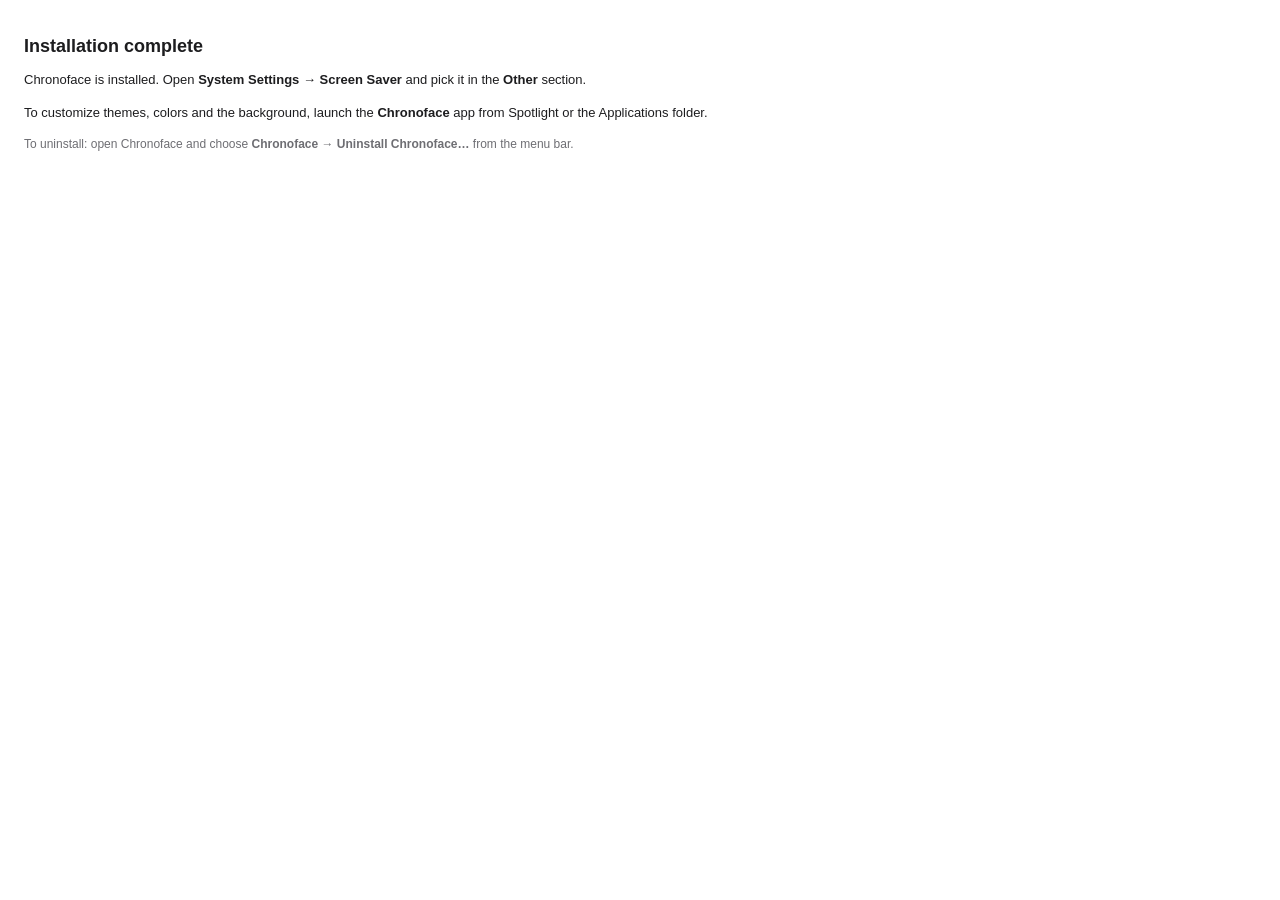
<file: installer/conclusion.html>
<!DOCTYPE html>
<html><head><meta charset="utf-8"><style>
body { font-family: -apple-system, sans-serif; padding: 16px; color: #1d1d1f; }
h1 { font-size: 18px; margin-bottom: 8px; }
p { font-size: 13px; line-height: 1.5; }
.note { font-size: 12px; color: #6e6e73; margin-top: 12px; }
</style></head><body>
<h1>Installation complete</h1>
<p>Chronoface is installed. Open <b>System Settings → Screen Saver</b> and pick it in the <b>Other</b> section.</p>
<p>To customize themes, colors and the background, launch the <b>Chronoface</b> app from Spotlight or the Applications folder.</p>
<p class="note">To uninstall: open Chronoface and choose <b>Chronoface → Uninstall Chronoface…</b> from the menu bar.</p>
</body></html>
</file>
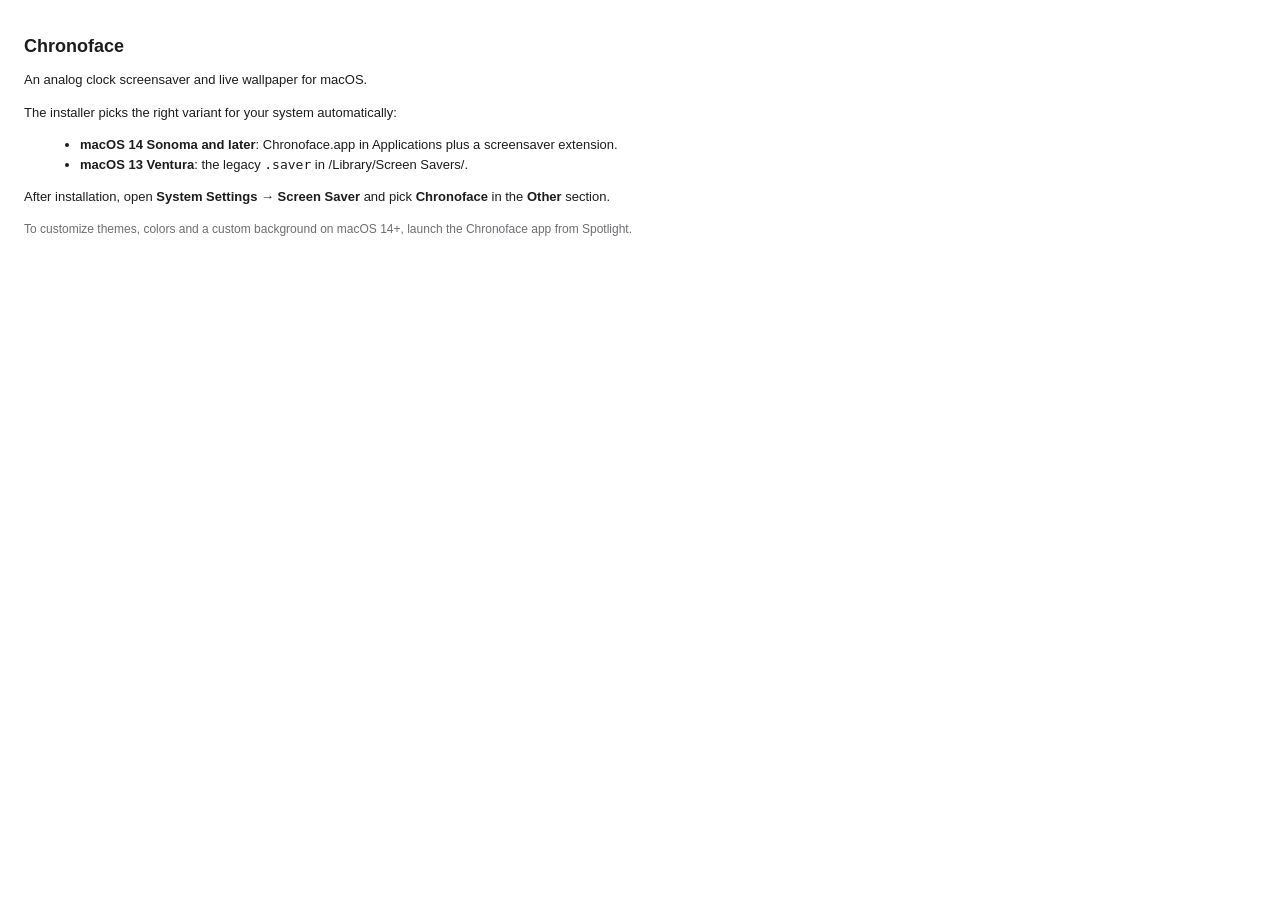
<file: installer/welcome.html>
<!DOCTYPE html>
<html><head><meta charset="utf-8"><style>
body { font-family: -apple-system, sans-serif; padding: 16px; color: #1d1d1f; }
h1 { font-size: 18px; margin-bottom: 8px; }
p { font-size: 13px; line-height: 1.5; }
ul { font-size: 13px; line-height: 1.5; margin-left: 16px; }
.note { font-size: 12px; color: #6e6e73; margin-top: 12px; }
</style></head><body>
<h1>Chronoface</h1>
<p>An analog clock screensaver and live wallpaper for macOS.</p>
<p>The installer picks the right variant for your system automatically:</p>
<ul>
  <li><b>macOS 14 Sonoma and later</b>: Chronoface.app in Applications plus a screensaver extension.</li>
  <li><b>macOS 13 Ventura</b>: the legacy <code>.saver</code> in /Library/Screen Savers/.</li>
</ul>
<p>After installation, open <b>System Settings → Screen Saver</b> and pick <b>Chronoface</b> in the <b>Other</b> section.</p>
<p class="note">To customize themes, colors and a custom background on macOS 14+, launch the Chronoface app from Spotlight.</p>
</body></html>
</file>
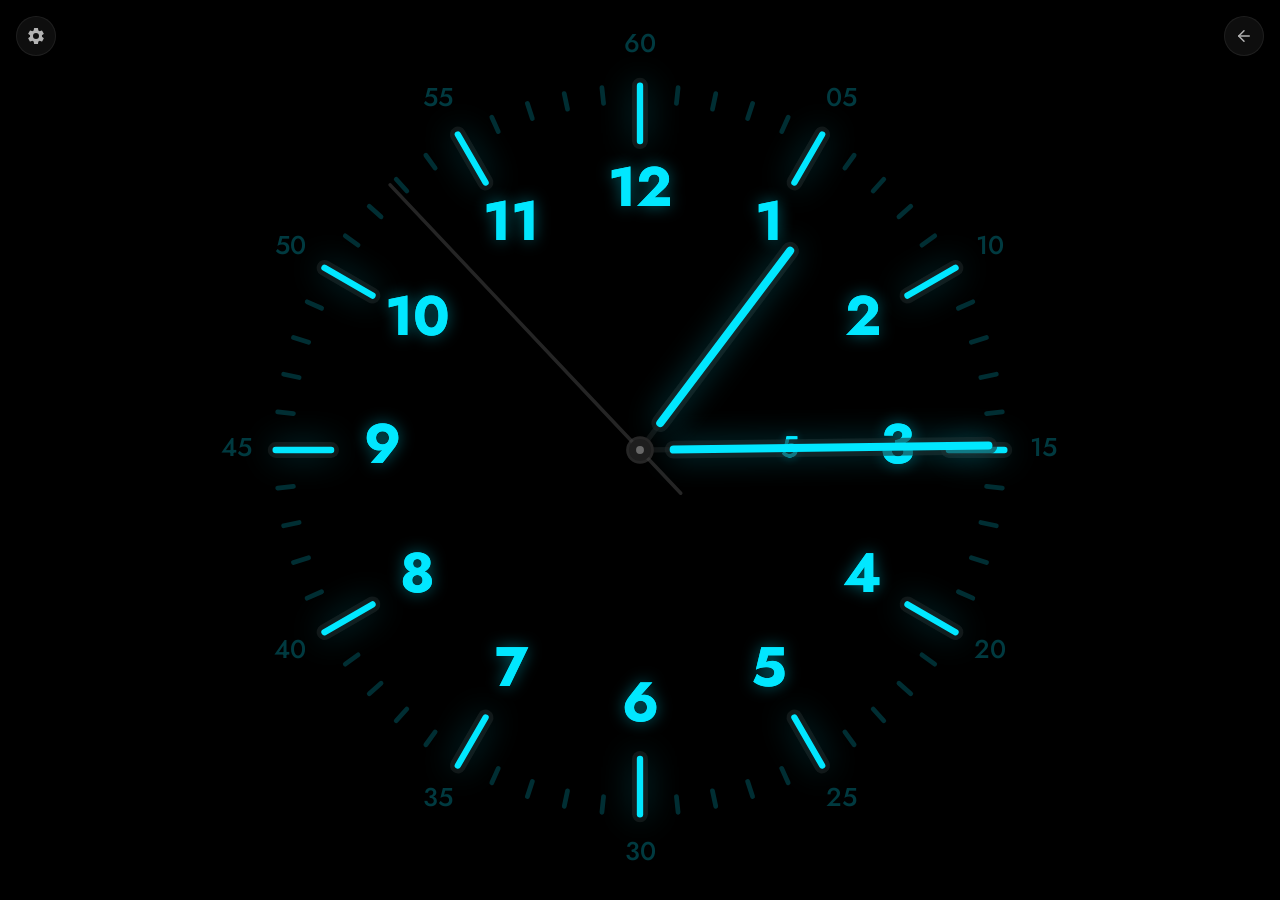
<file: web/html/chronoface.html>
<!DOCTYPE html>
<html lang="en">
<head>
    <meta charset="UTF-8">
    <meta name="viewport" content="width=device-width, initial-scale=1.0, user-scalable=no">
    <title>Chronoface Live Demo - Analog Clock Screensaver for macOS in Your Browser</title>
    <meta name="description" content="Try the Chronoface analog watch face screensaver right in your browser: 16 dial themes, luminescent night mode, three movements. Free and open source for macOS 13+.">
    <link rel="canonical" href="https://chronoface.perek.rest/chronoface.html">
    <meta property="og:title" content="Chronoface Live Demo - Analog Clock Screensaver for macOS">
    <meta property="og:description" content="The whole Chronoface screensaver running in a browser tab. Free and open source for macOS 13+.">
    <meta property="og:type" content="website">
    <meta property="og:url" content="https://chronoface.perek.rest/chronoface.html">
    <meta property="og:image" content="https://chronoface.perek.rest/og-image.jpg">
    <meta property="og:image:width" content="1200">
    <meta property="og:image:height" content="630">
    <meta name="twitter:card" content="summary_large_image">
    <meta name="twitter:image" content="https://chronoface.perek.rest/og-image.jpg">
    <meta name="theme-color" content="#000000">
    <link rel="preconnect" href="https://fonts.googleapis.com">
    <link rel="preconnect" href="https://fonts.gstatic.com" crossorigin>
    <link href="https://fonts.googleapis.com/css2?family=Jost:wght@500;700&display=swap" rel="stylesheet">
    <link rel="stylesheet" href="style.css">
    <link rel="icon" href="favicon.svg" type="image/svg+xml">
</head>
<body>
    <canvas id="clock"></canvas>

    <button id="settings-btn" aria-label="Settings">
        <svg viewBox="0 0 24 24" xmlns="http://www.w3.org/2000/svg">
            <path d="M19.14 12.94c.04-.3.06-.61.06-.94 0-.32-.02-.64-.07-.94l2.03-1.58a.49.49 0 0 0 .12-.61l-1.92-3.32a.49.49 0 0 0-.59-.22l-2.39.96c-.5-.38-1.03-.7-1.62-.94l-.36-2.54a.48.48 0 0 0-.48-.41h-3.84a.48.48 0 0 0-.48.41l-.36 2.54c-.59.24-1.13.57-1.62.94l-2.39-.96a.49.49 0 0 0-.59.22L2.74 8.87a.48.48 0 0 0 .12.61l2.03 1.58c-.05.3-.07.62-.07.94s.02.64.07.94l-2.03 1.58a.49.49 0 0 0-.12.61l1.92 3.32c.12.22.37.29.59.22l2.39-.96c.5.38 1.03.7 1.62.94l.36 2.54c.05.24.26.41.48.41h3.84c.24 0 .44-.17.48-.41l.36-2.54c.59-.24 1.13-.56 1.62-.94l2.39.96c.22.08.47 0 .59-.22l1.92-3.32c.12-.22.07-.47-.12-.61l-2.01-1.58zM12 15.6A3.6 3.6 0 1 1 12 8.4a3.6 3.6 0 0 1 0 7.2z"/>
        </svg>
    </button>

    <a id="home-btn" href="index.html" aria-label="Back to landing">
        <svg viewBox="0 0 24 24" xmlns="http://www.w3.org/2000/svg" fill="none" stroke="currentColor" stroke-width="2" stroke-linecap="round" stroke-linejoin="round">
            <path d="M19 12H5"/>
            <path d="M12 19l-7-7 7-7"/>
        </svg>
    </a>

    <div id="settings-hint">Settings — themes, night mode, city</div>

    <div id="overlay"></div>

    <aside id="panel">
        <div id="panel-header">
            <h2>Chronoface</h2>
            <button id="panel-close" aria-label="Close settings">&times;</button>
        </div>

        <section>
            <label>City</label>
            <select id="city-select"></select>
        </section>

        <div id="appearance-tabs">
            <div class="tab-bar">
                <button class="tab" data-tab="day">Day</button>
                <button class="tab active" data-tab="night">Night</button>
            </div>
            <div class="tab-content" id="tab-day">
                <section>
                    <label>Theme</label>
                    <div id="theme-grid"></div>
                </section>
            </div>
            <div class="tab-content active" id="tab-night">
                <section>
                    <label>Lume Color</label>
                    <div id="lume-grid"></div>
                </section>
                <section>
                    <label>Glow <span id="glow-value"></span></label>
                    <input type="range" id="glow-slider" min="0" max="100" value="70">
                </section>
            </div>
            <div class="auto-section">
                <label>
                    <span class="toggle-switch">
                        <input type="checkbox" id="auto-mode">
                        <span class="slider"></span>
                    </span>
                    Auto (sunrise / sunset)
                </label>
            </div>
        </div>

        <section>
            <label>Movement</label>
            <div id="movement-btns" class="btn-group">
                <button data-value="quartz">Quartz</button>
                <button data-value="mechanical">Mechanical</button>
                <button data-value="digital">Digital</button>
            </div>
        </section>

        <section>
            <label>Display</label>
            <div class="toggle-group">
                <label>
                    <span class="toggle-switch">
                        <input type="checkbox" id="show-date" checked>
                        <span class="slider"></span>
                    </span>
                    Date
                </label>
                <label>
                    <span class="toggle-switch">
                        <input type="checkbox" id="show-temp" checked>
                        <span class="slider"></span>
                    </span>
                    Temperature
                </label>
            </div>
        </section>

        <a id="github-link" href="https://github.com/qwq-qwq/Chronoface" target="_blank" rel="noopener">
            <svg viewBox="0 0 16 16" xmlns="http://www.w3.org/2000/svg">
                <path d="M8 0C3.58 0 0 3.58 0 8c0 3.54 2.29 6.53 5.47 7.59.4.07.55-.17.55-.38 0-.19-.01-.82-.01-1.49-2.01.37-2.53-.49-2.69-.94-.09-.23-.48-.94-.82-1.13-.28-.15-.68-.52-.01-.53.63-.01 1.08.58 1.23.82.72 1.21 1.87.87 2.33.66.07-.52.28-.87.51-1.07-1.78-.2-3.64-.89-3.64-3.95 0-.87.31-1.59.82-2.15-.08-.2-.36-1.02.08-2.12 0 0 .67-.21 2.2.82.64-.18 1.32-.27 2-.27.68 0 1.36.09 2 .27 1.53-1.04 2.2-.82 2.2-.82.44 1.1.16 1.92.08 2.12.51.56.82 1.27.82 2.15 0 3.07-1.87 3.75-3.65 3.95.29.25.54.73.54 1.48 0 1.07-.01 1.93-.01 2.2 0 .21.15.46.55.38A8.013 8.013 0 0 0 16 8c0-4.42-3.58-8-8-8z"/>
            </svg>
            View on GitHub
        </a>
    </aside>

    <script src="chronoface.js"></script>
</body>
</html>
</file>
<file: web/style.css>
* {
    margin: 0;
    padding: 0;
    box-sizing: border-box;
}

body {
    overflow: hidden;
    background: #000;
    cursor: none;
}

body.active {
    cursor: default;
}

#clock {
    position: fixed;
    top: 0;
    left: 0;
    width: 100vw;
    height: 100vh;
    display: block;
}

/* Settings button */

#settings-btn {
    position: fixed;
    top: 16px;
    left: 16px;
    width: 40px;
    height: 40px;
    background: rgba(255, 255, 255, 0.08);
    border: none;
    border-radius: 50%;
    cursor: pointer;
    opacity: 0;
    transition: opacity 0.3s;
    z-index: 10;
    display: flex;
    align-items: center;
    justify-content: center;
}

body.active #settings-btn {
    opacity: 0.5;
}

#settings-btn:hover {
    opacity: 1 !important;
    background: rgba(255, 255, 255, 0.15);
}

#settings-btn svg {
    width: 20px;
    height: 20px;
    fill: #fff;
}

/* Overlay */

#overlay {
    position: fixed;
    inset: 0;
    z-index: 15;
    display: none;
}

#overlay.visible {
    display: block;
}

/* Settings panel */

#panel {
    position: fixed;
    top: 0;
    left: 0;
    width: 280px;
    height: 100vh;
    background: rgba(18, 18, 20, 0.92);
    backdrop-filter: blur(24px);
    -webkit-backdrop-filter: blur(24px);
    transform: translateX(-100%);
    transition: transform 0.3s ease;
    z-index: 20;
    overflow-y: auto;
    padding: 28px 20px;
    color: #ddd;
    font-family: -apple-system, BlinkMacSystemFont, "Segoe UI", sans-serif;
}

#panel.open {
    transform: translateX(0);
}

#panel h2 {
    font-size: 17px;
    font-weight: 600;
    margin-bottom: 24px;
    letter-spacing: 0.3px;
    color: #fff;
}

#panel section {
    margin-bottom: 18px;
}

#panel section > label:first-child {
    display: block;
    font-size: 11px;
    text-transform: uppercase;
    letter-spacing: 1px;
    color: #777;
    margin-bottom: 8px;
    font-weight: 500;
}

/* Tabs */

.tab-bar {
    display: flex;
    gap: 0;
    margin-bottom: 14px;
    border-bottom: 1px solid rgba(255, 255, 255, 0.08);
}

.tab-bar .tab {
    flex: 1;
    padding: 8px 4px;
    background: none;
    border: none;
    border-bottom: 2px solid transparent;
    color: #666;
    font-size: 13px;
    font-weight: 500;
    cursor: pointer;
    transition: color 0.2s, border-color 0.2s;
    font-family: inherit;
}

.tab-bar .tab:hover {
    color: #aaa;
}

.tab-bar .tab.active {
    color: #fff;
    border-bottom-color: #fff;
}

.tab-content {
    display: none;
}

.tab-content.active {
    display: block;
}

#appearance-tabs {
    margin-bottom: 18px;
}

#panel .auto-section {
    margin-bottom: 10px;
}

#panel .auto-section > label {
    display: inline-flex;
    align-items: center;
    gap: 6px;
    font-size: 12px;
    color: #888;
    cursor: pointer;
    text-transform: none;
    letter-spacing: 0;
}

#panel .auto-section input[type="checkbox"] {
    margin: 0;
    width: 13px;
    height: 13px;
}

/* Color circles */

#theme-grid,
#lume-grid {
    display: flex;
    flex-wrap: wrap;
    gap: 6px;
}

.color-swatch {
    width: 28px;
    height: 28px;
    border-radius: 50%;
    border: 2px solid rgba(255, 255, 255, 0.12);
    cursor: pointer;
    transition: border-color 0.2s, transform 0.15s;
}

.color-swatch:hover {
    transform: scale(1.12);
}

.color-swatch.selected {
    border-color: #fff;
}

.lume-swatch {
    width: 22px;
    height: 22px;
    border-radius: 50%;
    border: 2px solid rgba(255, 255, 255, 0.12);
    cursor: pointer;
    transition: border-color 0.2s, transform 0.15s;
}

.lume-swatch:hover {
    transform: scale(1.15);
}

.lume-swatch.selected {
    border-color: #fff;
}

/* Button groups */

.btn-group {
    display: flex;
    gap: 4px;
}

.btn-group button {
    flex: 1;
    padding: 6px 4px;
    background: rgba(255, 255, 255, 0.06);
    border: 1px solid rgba(255, 255, 255, 0.08);
    border-radius: 6px;
    color: #999;
    font-size: 12px;
    cursor: pointer;
    transition: all 0.2s;
    font-family: inherit;
}

.btn-group button:hover {
    background: rgba(255, 255, 255, 0.1);
    color: #ccc;
}

.btn-group button.active {
    background: rgba(255, 255, 255, 0.16);
    color: #fff;
    border-color: rgba(255, 255, 255, 0.2);
}

/* Range slider */

input[type="range"] {
    width: 100%;
    -webkit-appearance: none;
    height: 4px;
    background: rgba(255, 255, 255, 0.12);
    border-radius: 2px;
    outline: none;
    margin-top: 4px;
}

input[type="range"]::-webkit-slider-thumb {
    -webkit-appearance: none;
    width: 16px;
    height: 16px;
    border-radius: 50%;
    background: #fff;
    cursor: pointer;
}

input[type="range"]::-moz-range-thumb {
    width: 16px;
    height: 16px;
    border-radius: 50%;
    background: #fff;
    border: none;
    cursor: pointer;
}

#glow-value {
    float: right;
    font-size: 11px;
    color: #999;
    text-transform: none;
    letter-spacing: 0;
}

/* Select */

#city-select {
    width: 100%;
    padding: 7px 8px;
    background: rgba(255, 255, 255, 0.06);
    border: 1px solid rgba(255, 255, 255, 0.08);
    border-radius: 6px;
    color: #ddd;
    font-size: 13px;
    font-family: inherit;
    cursor: pointer;
    outline: none;
}

#city-select option {
    background: #1a1a1e;
}

/* Toggles */

#panel .toggle-group {
    display: flex;
    align-items: center;
    gap: 16px;
}

#panel .toggle-group > label {
    display: inline-flex;
    align-items: center;
    gap: 6px;
    font-size: 12px;
    color: #bbb;
    cursor: pointer;
    text-transform: none;
    letter-spacing: 0;
    margin: 0;
}

#panel .toggle-group input[type="checkbox"] {
    margin: 0;
    width: 13px;
    height: 13px;
    flex-shrink: 0;
}


/* GitHub link */

#github-link {
    display: flex;
    align-items: center;
    gap: 8px;
    color: #555;
    text-decoration: none;
    font-size: 12px;
    margin-top: 20px;
    padding-top: 16px;
    border-top: 1px solid rgba(255, 255, 255, 0.06);
    transition: color 0.2s;
}

#github-link:hover {
    color: #aaa;
}

#github-link svg {
    width: 16px;
    height: 16px;
    fill: currentColor;
    flex-shrink: 0;
}

/* Mobile */

@media (max-width: 480px) {
    #panel {
        width: 100%;
    }
}

@media (hover: none) {
    body {
        cursor: default !important;
    }

    #settings-btn {
        opacity: 0.5 !important;
    }
}
</file>
<file: web/html/style.css>
* {
    margin: 0;
    padding: 0;
    box-sizing: border-box;
}

body {
    overflow: hidden;
    background: #000;
    cursor: none;
}

body.active {
    cursor: default;
}

#clock {
    position: fixed;
    top: 0;
    left: 0;
    width: 100vw;
    height: 100vh;
    display: block;
}

/* Settings button */

#settings-btn {
    position: fixed;
    top: 16px;
    left: 16px;
    width: 40px;
    height: 40px;
    background: rgba(255, 255, 255, 0.08);
    border: 1px solid rgba(255, 255, 255, 0.1);
    border-radius: 50%;
    cursor: pointer;
    opacity: 0;
    transition: opacity 0.3s, background 0.3s, border-color 0.3s;
    z-index: 10;
    display: flex;
    align-items: center;
    justify-content: center;
}

body.active #settings-btn {
    opacity: 0.7;
}

#settings-btn:hover {
    opacity: 1 !important;
    background: rgba(255, 255, 255, 0.18);
    border-color: rgba(255, 255, 255, 0.25);
}

#settings-btn svg {
    width: 20px;
    height: 20px;
    fill: #fff;
}

/* Home / back button */

#home-btn {
    position: fixed;
    top: 16px;
    right: 16px;
    width: 40px;
    height: 40px;
    background: rgba(255, 255, 255, 0.08);
    border: 1px solid rgba(255, 255, 255, 0.1);
    border-radius: 50%;
    cursor: pointer;
    opacity: 0;
    transition: opacity 0.3s, background 0.3s, border-color 0.3s;
    z-index: 10;
    display: flex;
    align-items: center;
    justify-content: center;
    color: #fff;
    text-decoration: none;
}

body.active #home-btn {
    opacity: 0.7;
}

#home-btn:hover {
    opacity: 1 !important;
    background: rgba(255, 255, 255, 0.18);
    border-color: rgba(255, 255, 255, 0.25);
}

#home-btn svg {
    width: 18px;
    height: 18px;
}

/* Settings hint tooltip */

#settings-hint {
    position: fixed;
    top: 20px;
    left: 68px;
    background: rgba(18, 18, 20, 0.88);
    backdrop-filter: blur(12px);
    -webkit-backdrop-filter: blur(12px);
    border: 1px solid rgba(255, 255, 255, 0.1);
    border-radius: 8px;
    padding: 8px 14px;
    color: rgba(255, 255, 255, 0.7);
    font-size: 12px;
    font-family: -apple-system, BlinkMacSystemFont, "Segoe UI", sans-serif;
    white-space: nowrap;
    pointer-events: none;
    opacity: 0;
    transform: translateX(-8px);
    transition: opacity 0.4s, transform 0.4s;
    z-index: 10;
}

#settings-hint.visible {
    opacity: 1;
    transform: translateX(0);
}

#settings-hint::before {
    content: '';
    position: absolute;
    left: -5px;
    top: 50%;
    transform: translateY(-50%) rotate(45deg);
    width: 8px;
    height: 8px;
    background: rgba(18, 18, 20, 0.88);
    border-left: 1px solid rgba(255, 255, 255, 0.1);
    border-bottom: 1px solid rgba(255, 255, 255, 0.1);
}

/* Overlay */

#overlay {
    position: fixed;
    inset: 0;
    z-index: 15;
    display: none;
}

#overlay.visible {
    display: block;
}

/* Settings panel */

#panel {
    position: fixed;
    top: 0;
    left: 0;
    width: 280px;
    height: 100vh;
    background: rgba(18, 18, 20, 0.92);
    backdrop-filter: blur(24px);
    -webkit-backdrop-filter: blur(24px);
    transform: translateX(-100%);
    transition: transform 0.3s ease;
    z-index: 20;
    overflow-y: auto;
    padding: 28px 20px;
    color: #ddd;
    font-family: -apple-system, BlinkMacSystemFont, "Segoe UI", sans-serif;
    scrollbar-width: thin;
    scrollbar-color: rgba(255,255,255,0.12) transparent;
}

#panel::-webkit-scrollbar {
    width: 4px;
}

#panel::-webkit-scrollbar-track {
    background: transparent;
}

#panel::-webkit-scrollbar-thumb {
    background: rgba(255, 255, 255, 0.12);
    border-radius: 2px;
}

#panel::-webkit-scrollbar-thumb:hover {
    background: rgba(255, 255, 255, 0.2);
}

#panel.open {
    transform: translateX(0);
}

/* Panel header with close button */

#panel-header {
    display: flex;
    align-items: center;
    justify-content: space-between;
    margin-bottom: 24px;
}

#panel h2 {
    font-family: 'Jost', sans-serif;
    font-size: 18px;
    font-weight: 700;
    letter-spacing: 0.5px;
    color: #fff;
    margin: 0;
}

#panel-close {
    width: 24px;
    height: 24px;
    background: none;
    border: none;
    border-radius: 4px;
    color: #555;
    font-size: 18px;
    cursor: pointer;
    display: flex;
    align-items: center;
    justify-content: center;
    transition: all 0.2s;
    line-height: 1;
    padding: 0;
}

#panel-close:hover {
    color: #aaa;
}

#panel section {
    margin-bottom: 18px;
}

#panel section > label:first-child {
    display: block;
    font-size: 10px;
    text-transform: uppercase;
    letter-spacing: 1.2px;
    color: #666;
    margin-bottom: 8px;
    font-weight: 500;
}

/* Tabs */

.tab-bar {
    display: flex;
    gap: 0;
    margin-bottom: 14px;
    border-bottom: 1px solid rgba(255, 255, 255, 0.08);
}

.tab-bar .tab {
    flex: 1;
    padding: 8px 4px;
    background: none;
    border: none;
    border-bottom: 2px solid transparent;
    color: #555;
    font-size: 13px;
    font-weight: 500;
    cursor: pointer;
    transition: color 0.2s, border-color 0.2s;
    font-family: inherit;
}

.tab-bar .tab:hover {
    color: #aaa;
}

.tab-bar .tab.active {
    color: #fff;
    border-bottom-color: #fff;
}

.tab-content {
    display: none;
}

.tab-content.active {
    display: block;
}

#appearance-tabs {
    margin-bottom: 18px;
}

/* Auto mode toggle */

#panel .auto-section {
    margin-bottom: 14px;
}

#panel .auto-section > label {
    display: inline-flex;
    align-items: center;
    gap: 10px;
    font-size: 12px;
    color: #888;
    cursor: pointer;
    text-transform: none;
    letter-spacing: 0;
}

/* Custom toggle switch */

.toggle-switch {
    position: relative;
    width: 34px;
    height: 20px;
    flex-shrink: 0;
}

.toggle-switch input {
    opacity: 0;
    width: 0;
    height: 0;
    position: absolute;
}

.toggle-switch .slider {
    position: absolute;
    inset: 0;
    background: rgba(255, 255, 255, 0.1);
    border-radius: 10px;
    transition: background 0.25s;
    cursor: pointer;
}

.toggle-switch .slider::after {
    content: '';
    position: absolute;
    top: 2px;
    left: 2px;
    width: 16px;
    height: 16px;
    border-radius: 50%;
    background: #666;
    transition: transform 0.25s, background 0.25s;
}

.toggle-switch input:checked + .slider {
    background: rgba(0, 212, 232, 0.3);
}

.toggle-switch input:checked + .slider::after {
    transform: translateX(14px);
    background: #00d4e8;
}

/* Color circles */

#theme-grid,
#lume-grid {
    display: flex;
    flex-wrap: wrap;
    gap: 6px;
}

.color-swatch {
    width: 28px;
    height: 28px;
    border-radius: 50%;
    border: 2px solid rgba(255, 255, 255, 0.12);
    cursor: pointer;
    transition: border-color 0.2s, transform 0.15s;
}

.color-swatch:hover {
    transform: scale(1.12);
}

.color-swatch.selected {
    border-color: #fff;
}

.lume-swatch {
    width: 22px;
    height: 22px;
    border-radius: 50%;
    border: 2px solid rgba(255, 255, 255, 0.12);
    cursor: pointer;
    transition: border-color 0.2s, transform 0.15s;
}

.lume-swatch:hover {
    transform: scale(1.15);
}

.lume-swatch.selected {
    border-color: #fff;
}

/* Button groups */

.btn-group {
    display: flex;
    gap: 4px;
}

.btn-group button {
    flex: 1;
    padding: 6px 4px;
    background: rgba(255, 255, 255, 0.06);
    border: 1px solid rgba(255, 255, 255, 0.08);
    border-radius: 6px;
    color: #999;
    font-size: 12px;
    cursor: pointer;
    transition: all 0.2s;
    font-family: inherit;
}

.btn-group button:hover {
    background: rgba(255, 255, 255, 0.1);
    color: #ccc;
}

.btn-group button.active {
    background: rgba(255, 255, 255, 0.16);
    color: #fff;
    border-color: rgba(255, 255, 255, 0.2);
}

/* Range slider */

input[type="range"] {
    width: 100%;
    -webkit-appearance: none;
    height: 4px;
    background: rgba(255, 255, 255, 0.12);
    border-radius: 2px;
    outline: none;
    margin-top: 4px;
}

input[type="range"]::-webkit-slider-thumb {
    -webkit-appearance: none;
    width: 16px;
    height: 16px;
    border-radius: 50%;
    background: #fff;
    cursor: pointer;
}

input[type="range"]::-moz-range-thumb {
    width: 16px;
    height: 16px;
    border-radius: 50%;
    background: #fff;
    border: none;
    cursor: pointer;
}

#glow-value {
    float: right;
    font-size: 11px;
    color: #999;
    text-transform: none;
    letter-spacing: 0;
}

/* Select */

#city-select {
    width: 100%;
    padding: 7px 8px;
    background: rgba(255, 255, 255, 0.06);
    border: 1px solid rgba(255, 255, 255, 0.08);
    border-radius: 6px;
    color: #ddd;
    font-size: 13px;
    font-family: inherit;
    cursor: pointer;
    outline: none;
}

#city-select option {
    background: #1a1a1e;
}

/* Toggles */

#panel .toggle-group {
    display: flex;
    align-items: center;
    gap: 20px;
}

#panel .toggle-group > label {
    display: inline-flex;
    align-items: center;
    gap: 10px;
    font-size: 12px;
    color: #bbb;
    cursor: pointer;
    text-transform: none;
    letter-spacing: 0;
    margin: 0;
}


/* GitHub link */

#github-link {
    display: flex;
    align-items: center;
    gap: 8px;
    color: #777;
    text-decoration: none;
    font-size: 12px;
    margin-top: 24px;
    padding-top: 18px;
    border-top: 1px solid rgba(255, 255, 255, 0.06);
    transition: color 0.2s;
}

#github-link:hover {
    color: #bbb;
}

#github-link svg {
    width: 16px;
    height: 16px;
    fill: currentColor;
    flex-shrink: 0;
}

/* Mobile */

@media (max-width: 480px) {
    #panel {
        width: 100%;
    }
}

@media (hover: none) {
    body {
        cursor: default !important;
    }

    #settings-btn {
        opacity: 0.5 !important;
    }
}
</file>
